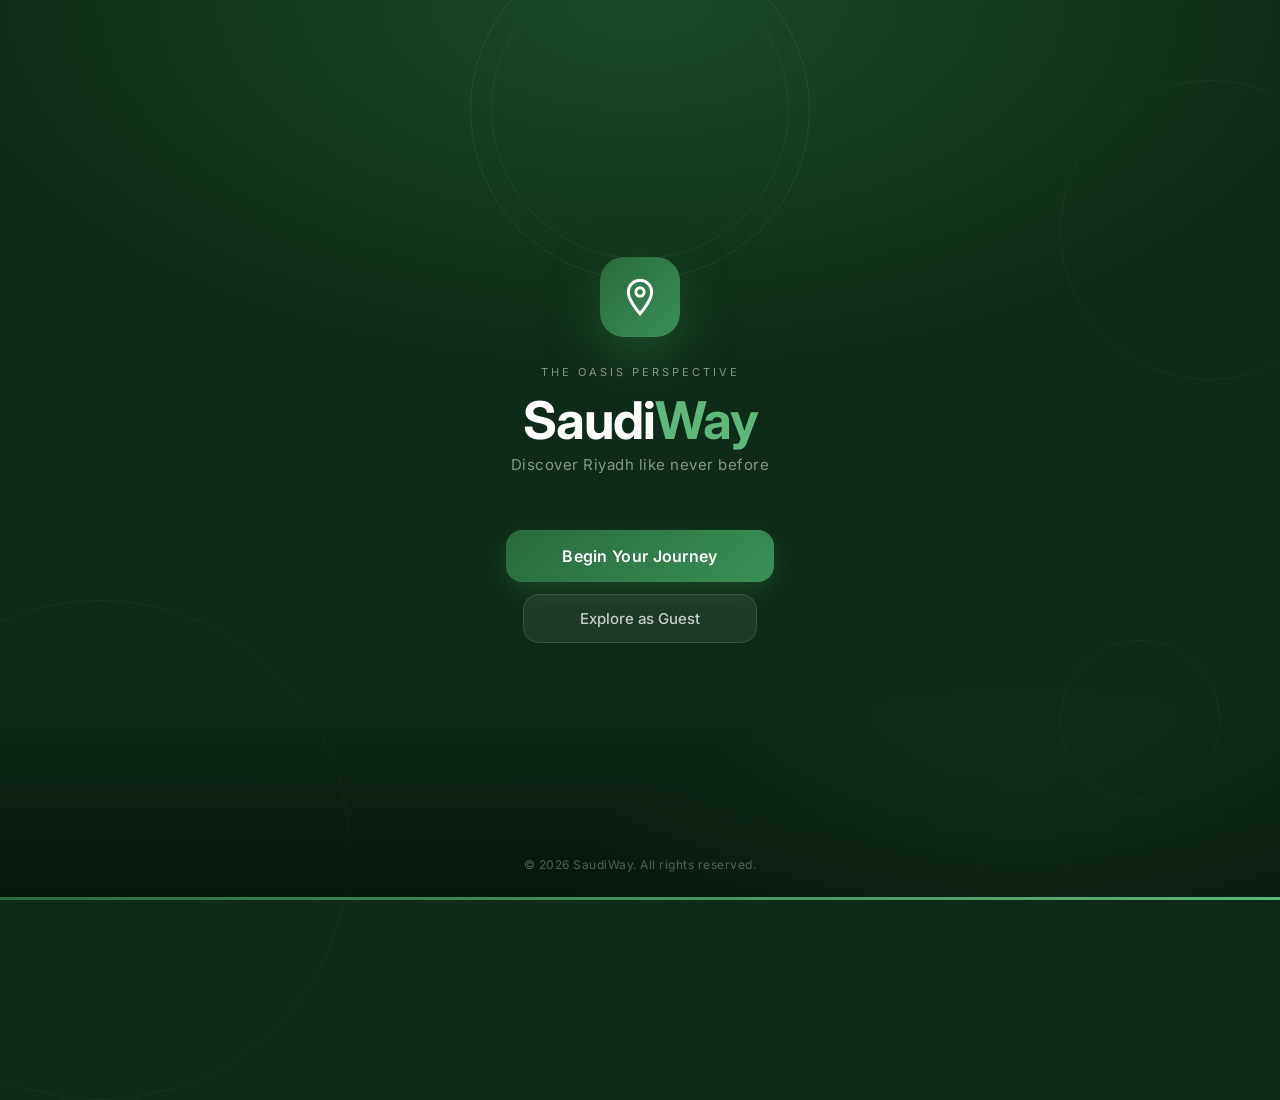
<file: index.html>
<!DOCTYPE html>
<html lang="en">
<head>
  <meta charset="UTF-8"/>
  <meta name="viewport" content="width=device-width,initial-scale=1"/>
  <title>SaudiWay</title>
  <link href="https://fonts.googleapis.com/css2?family=Inter:wght@300;400;500;600;700&display=swap" rel="stylesheet">
  <style>
    *{box-sizing:border-box;margin:0;padding:0}
    body{
      font-family:'Inter',sans-serif;
      background:#0d2b18;
      min-height:100vh;
      display:flex;
      flex-direction:column;
      align-items:center;
      justify-content:center;
      overflow:hidden;
      position:relative;
    }

    /* Background texture */
    .bg-pattern{
      position:absolute;
      inset:0;
      background:
        radial-gradient(ellipse 80% 60% at 50% 0%, rgba(31,95,44,0.6) 0%, transparent 70%),
        radial-gradient(ellipse 60% 40% at 80% 100%, rgba(42,106,63,0.4) 0%, transparent 60%);
    }

    /* Geometric ornament top */
    .ornament{
      position:absolute;
      top:-60px;
      left:50%;
      transform:translateX(-50%);
      width:340px;
      height:340px;
      border:1px solid rgba(255,255,255,0.07);
      border-radius:50%;
    }
    .ornament::before{
      content:'';
      position:absolute;
      inset:20px;
      border:1px solid rgba(255,255,255,0.05);
      border-radius:50%;
    }

    /* Content */
    .content{
      position:relative;
      z-index:2;
      text-align:center;
      animation:fadeUp 1s ease both;
    }

    /* Logo mark */
    .logo-mark{
      width:80px;
      height:80px;
      background:linear-gradient(135deg,#2a6a3f,#3a8f56);
      border-radius:24px;
      display:flex;
      align-items:center;
      justify-content:center;
      margin:0 auto 28px;
      box-shadow:0 20px 50px rgba(42,106,63,0.5);
    }
    .logo-mark svg{width:40px;height:40px;fill:none;stroke:#fff;stroke-width:1.8}

    .tag{
      font-size:11px;
      letter-spacing:3px;
      color:rgba(255,255,255,0.5);
      margin-bottom:16px;
      text-transform:uppercase;
    }

    h1{
      font-size:52px;
      font-weight:700;
      color:#fff;
      letter-spacing:-1px;
      line-height:1;
      margin-bottom:8px;
    }
    h1 span{color:#5db87a}

    .subtitle{
      font-size:15px;
      color:rgba(255,255,255,0.5);
      margin-bottom:56px;
      letter-spacing:0.5px;
    }

    /* Buttons */
    .btn-group{
      display:flex;
      flex-direction:column;
      gap:12px;
      align-items:center;
    }

    .btn-primary{
      background:linear-gradient(135deg,#2a6a3f,#3a8f56);
      color:#fff;
      border:none;
      padding:16px 56px;
      border-radius:16px;
      font-size:16px;
      font-weight:600;
      cursor:pointer;
      text-decoration:none;
      display:inline-block;
      transition:all 0.2s ease;
      box-shadow:0 8px 24px rgba(42,106,63,0.4);
      letter-spacing:0.3px;
    }
    .btn-primary:hover{
      transform:translateY(-2px);
      box-shadow:0 14px 32px rgba(42,106,63,0.5);
    }

    .btn-ghost{
      background:rgba(255,255,255,0.07);
      color:rgba(255,255,255,0.75);
      border:1px solid rgba(255,255,255,0.12);
      padding:14px 56px;
      border-radius:16px;
      font-size:15px;
      font-weight:500;
      cursor:pointer;
      text-decoration:none;
      display:inline-block;
      transition:all 0.2s ease;
    }
    .btn-ghost:hover{
      background:rgba(255,255,255,0.12);
    }

    /* Bottom strip */
    .bottom-strip{
      position:absolute;
      bottom:0;
      left:0;
      right:0;
      height:200px;
      background:linear-gradient(0deg, rgba(0,0,0,0.5) 0%, transparent 100%);
      display:flex;
      align-items:flex-end;
      justify-content:center;
      padding-bottom:28px;
    }
    .bottom-strip p{
      font-size:12px;
      color:rgba(255,255,255,0.3);
      letter-spacing:0.5px;
    }

    /* Decorative circles */
    .circle{
      position:absolute;
      border:1px solid rgba(255,255,255,0.04);
      border-radius:50%;
      pointer-events:none;
    }
    .c1{width:500px;height:500px;bottom:-200px;left:-150px}
    .c2{width:300px;height:300px;top:80px;right:-80px}
    .c3{width:160px;height:160px;bottom:100px;right:60px}

    @keyframes fadeUp{
      from{opacity:0;transform:translateY(30px)}
      to{opacity:1;transform:translateY(0)}
    }

    /* Loading bar */
    .loader{
      position:fixed;
      bottom:0;left:0;right:0;
      height:3px;
      background:rgba(255,255,255,0.1);
    }
    .loader-fill{
      height:100%;
      background:linear-gradient(90deg,#2a6a3f,#5db87a);
      width:0%;
      transition:width 2.5s ease;
    }
  </style>
</head>
<body>

  <div class="bg-pattern"></div>
  <div class="ornament"></div>

  <div class="circle c1"></div>
  <div class="circle c2"></div>
  <div class="circle c3"></div>

  <div class="content">
    <div class="logo-mark">
      <svg viewBox="0 0 24 24">
        <path d="M12 2C8.13 2 5 5.13 5 9c0 5.25 7 13 7 13s7-7.75 7-13c0-3.87-3.13-7-7-7zm0 9.5c-1.38 0-2.5-1.12-2.5-2.5s1.12-2.5 2.5-2.5 2.5 1.12 2.5 2.5-1.12 2.5-2.5 2.5z"/>
      </svg>
    </div>
    <p class="tag">The Oasis Perspective</p>
    <h1>Saudi<span>Way</span></h1>
    <p class="subtitle">Discover Riyadh like never before</p>

    <div class="btn-group">
      <a href="login.html" class="btn-primary">Begin Your Journey</a>
      <a href="home.html" class="btn-ghost">Explore as Guest</a>
    </div>
  </div>

  <div class="bottom-strip">
    <p>© 2026 SaudiWay. All rights reserved.</p>
  </div>

  <div class="loader"><div class="loader-fill" id="lf"></div></div>

  <script>
    // Animate loader bar
    requestAnimationFrame(() => {
      document.getElementById('lf').style.width = '100%';
    });
  </script>
</body>
</html>
</file>
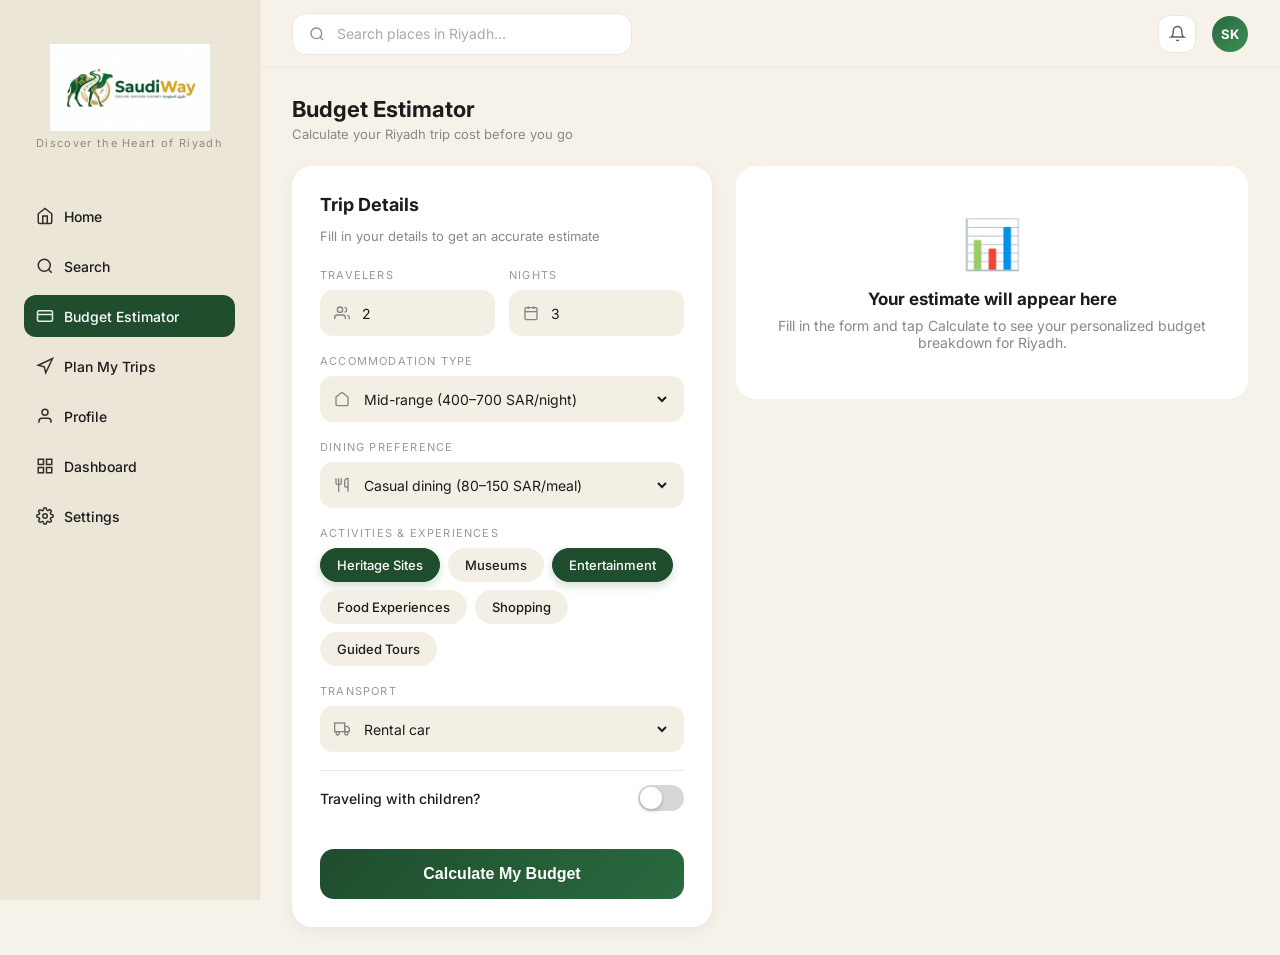
<file: budget.html>
<!DOCTYPE html>
<html lang="en">
<head>
  <meta charset="UTF-8"/>
  <meta name="viewport" content="width=device-width,initial-scale=1"/>
  <title>SaudiWay - Budget Estimator</title>
  <link href="https://fonts.googleapis.com/css2?family=Inter:wght@300;400;500;600;700&display=swap" rel="stylesheet">
  <link rel="stylesheet" href="styles.css"/>
  <style>
    .topbar{
      position:fixed;top:0;left:260px;right:0;height:68px;
      background:#f6f2e9;border-bottom:1px solid #eee8db;
      display:flex;align-items:center;justify-content:space-between;
      padding:0 32px;z-index:999;
    }
    .search-wrap{
      display:flex;align-items:center;background:#fff;
      border:1px solid #eee8db;border-radius:14px;
      padding:0 16px;height:42px;gap:10px;width:340px;
    }
    .search-wrap input{border:none;outline:none;background:transparent;font-size:14px;color:#1c1c1c;width:100%;font-family:'Inter',sans-serif}
    .search-wrap input::placeholder{color:#aaa}
    .search-wrap svg{width:16px;height:16px;opacity:.5;flex-shrink:0}
    .topbar-right{display:flex;align-items:center;gap:16px}
    .icon-btn{width:38px;height:38px;border-radius:12px;background:#fff;border:1px solid #eee8db;display:flex;align-items:center;justify-content:center;cursor:pointer}
    .icon-btn svg{width:17px;height:17px;opacity:.7}
    .avatar-chip{width:36px;height:36px;border-radius:50%;background:linear-gradient(135deg,#2a6a3f,#3a8f56);display:flex;align-items:center;justify-content:center;color:#fff;font-size:13px;font-weight:700}
    .main{margin-top:68px}

    /* layout */
    .budget-layout{display:grid;grid-template-columns:420px 1fr;gap:24px;align-items:start}

    /* Form card */
    .form-card{background:#fff;border-radius:20px;padding:28px;box-shadow:0 4px 16px rgba(0,0,0,0.05)}
    .form-card h2{font-size:18px;font-weight:700;margin:0 0 4px}
    .form-card .sub{font-size:13px;color:#888;margin-bottom:24px}

    .field{margin-bottom:18px}
    .field label{display:block;font-size:11px;letter-spacing:1.2px;color:#999;margin-bottom:8px;text-transform:uppercase}
    .field .inp{
      display:flex;align-items:center;gap:10px;
      background:#f4efe4;border-radius:13px;padding:0 14px;height:46px;
    }
    .field .inp svg{width:16px;height:16px;opacity:.5;flex-shrink:0}
    .field .inp input,.field .inp select{
      border:none;outline:none;background:transparent;
      width:100%;font-size:14px;font-family:'Inter',sans-serif;color:#1c1c1c;
    }
    .field .inp select option{background:#fff}

    .row-2{display:grid;grid-template-columns:1fr 1fr;gap:14px}

    /* Chips */
    .chip-group{display:flex;flex-wrap:wrap;gap:8px}
    .chip{
      padding:8px 16px;border-radius:999px;
      background:#f4efe4;font-size:13px;font-weight:500;
      cursor:pointer;transition:all 0.15s;border:1.5px solid transparent;
    }
    .chip:hover{background:#e8e1d2}
    .chip.active{background:#1f4d2e;color:#fff;border-color:#1f4d2e}

    .toggle-row{
      display:flex;align-items:center;justify-content:space-between;
      padding:14px 0;border-top:1px solid #f0ebe0;
    }
    .toggle-row span{font-size:14px;font-weight:500}
    .tog{
      width:46px;height:26px;background:#d7d7d7;border-radius:999px;
      position:relative;cursor:pointer;transition:background 0.2s;
    }
    .tog::after{
      content:'';width:22px;height:22px;background:#fff;border-radius:50%;
      position:absolute;top:2px;left:2px;transition:left 0.2s;
      box-shadow:0 2px 4px rgba(0,0,0,0.2);
    }
    .tog.on{background:#1f4d2e}
    .tog.on::after{left:22px}

    .calc-btn{
      width:100%;height:50px;border:none;border-radius:14px;
      background:linear-gradient(135deg,#1f4d2e,#2a6a3f);
      color:#fff;font-size:16px;font-weight:700;cursor:pointer;
      margin-top:8px;transition:all 0.2s;
    }
    .calc-btn:hover{transform:translateY(-2px);box-shadow:0 10px 24px rgba(31,77,46,0.3)}
    .calc-btn:active{transform:translateY(0)}

    /* Result panel */
    .result-panel{display:none}
    .result-panel.show{display:block}

    .total-card{
      background:linear-gradient(135deg,#1f4d2e,#2a6a3f);
      border-radius:20px;padding:28px;color:#fff;margin-bottom:18px;
    }
    .total-card .tc-label{font-size:11px;letter-spacing:2px;opacity:.7;margin-bottom:8px}
    .total-card .tc-amount{font-size:48px;font-weight:800;letter-spacing:-1px;line-height:1}
    .total-card .tc-sub{font-size:14px;opacity:.7;margin-top:8px}
    .total-card .tc-range{
      display:flex;gap:16px;margin-top:20px;padding-top:20px;border-top:1px solid rgba(255,255,255,.15);
    }
    .tc-range div{flex:1;background:rgba(255,255,255,.1);border-radius:12px;padding:12px}
    .tc-range .r-label{font-size:10px;letter-spacing:1px;opacity:.7;margin-bottom:4px}
    .tc-range .r-val{font-size:18px;font-weight:700}

    .breakdown-card{background:#fff;border-radius:20px;padding:24px;margin-bottom:18px}
    .breakdown-card h3{font-size:16px;font-weight:700;margin:0 0 18px}
    .brow-item{margin-bottom:16px}
    .brow-top{display:flex;justify-content:space-between;margin-bottom:6px}
    .brow-top span{font-size:14px}
    .brow-top strong{font-weight:700;color:#1f4d2e}
    .bar-track{height:8px;background:#f0ebe0;border-radius:999px;overflow:hidden}
    .bar-fill{height:100%;background:linear-gradient(90deg,#1f4d2e,#2a6a3f);border-radius:999px;transition:width 0.6s ease}

    .tips-card{background:#f9f5ed;border-radius:20px;padding:22px}
    .tips-card h3{font-size:15px;font-weight:700;margin:0 0 14px;display:flex;align-items:center;gap:8px}
    .tip-item{
      display:flex;align-items:flex-start;gap:10px;
      padding:10px 0;border-bottom:1px solid #eee8db;font-size:13px;color:#555;
    }
    .tip-item:last-child{border-bottom:none}
    .tip-item .tip-ico{width:28px;height:28px;border-radius:8px;background:#e8f0ea;display:flex;align-items:center;justify-content:center;flex-shrink:0;font-size:14px}

    /* placeholder when no result */
    .empty-state{
      background:#fff;border-radius:20px;padding:48px 28px;
      text-align:center;
    }
    .empty-state .es-ico{font-size:48px;margin-bottom:16px}
    .empty-state h3{font-size:17px;font-weight:700;margin:0 0 8px}
    .empty-state p{font-size:14px;color:#888;margin:0}
  </style>
</head>
<body>
<div class="app">

  <!-- Sidebar -->
  <aside class="sidebar">
    <div>
       <div class="brand">
  <img src="SaudiWay logo.png" class="brand-logo" alt="SaudiWay Logo"/>
  
  <div class="tag">Discover the Heart of Riyadh</div>
</div>
      <nav class="nav">
        <a href="home.html" class="menu-item">
          <svg viewBox="0 0 24 24" fill="none" stroke="currentColor" stroke-width="2"><path d="M3 9l9-7 9 7v11a2 2 0 0 1-2 2H5a2 2 0 0 1-2-2z"/><polyline points="9 22 9 12 15 12 15 22"/></svg>
          Home
        </a>
        <a href="search.html" class="menu-item">
          <svg viewBox="0 0 24 24" fill="none" stroke="currentColor" stroke-width="2"><circle cx="11" cy="11" r="8"/><line x1="21" y1="21" x2="16.65" y2="16.65"/></svg>
          Search
        </a>
        <a href="budget.html" class="menu-item active">
          <svg viewBox="0 0 24 24" fill="none" stroke="currentColor" stroke-width="2"><rect x="2" y="5" width="20" height="14" rx="2"/><line x1="2" y1="10" x2="22" y2="10"/></svg>
          Budget Estimator
        </a>
        <a href="planner.html" class="menu-item">
          <svg viewBox="0 0 24 24" fill="none" stroke="currentColor" stroke-width="2"><polygon points="3 11 22 2 13 21 11 13 3 11"/></svg>
          Plan My Trips
        </a>
        <a href="profile.html" class="menu-item">
          <svg viewBox="0 0 24 24" fill="none" stroke="currentColor" stroke-width="2"><path d="M20 21v-2a4 4 0 0 0-4-4H8a4 4 0 0 0-4 4v2"/><circle cx="12" cy="7" r="4"/></svg>
          Profile
        </a>
        <a href="dashboard.html" class="menu-item">
          <svg viewBox="0 0 24 24" fill="none" stroke="currentColor" stroke-width="2"><rect x="3" y="3" width="7" height="7"/><rect x="14" y="3" width="7" height="7"/><rect x="3" y="14" width="7" height="7"/><rect x="14" y="14" width="7" height="7"/></svg>
          Dashboard
        </a>
        <a href="setting.html" class="menu-item">
          <svg viewBox="0 0 24 24" fill="none" stroke="currentColor" stroke-width="2"><circle cx="12" cy="12" r="3"/><path d="M19.4 15a1.65 1.65 0 0 0 .33 1.82l.06.06a2 2 0 0 1-2.83 2.83l-.06-.06a1.65 1.65 0 0 0-1.82-.33 1.65 1.65 0 0 0-1 1.51V21a2 2 0 0 1-4 0v-.09A1.65 1.65 0 0 0 9 19.4a1.65 1.65 0 0 0-1.82.33l-.06.06a2 2 0 0 1-2.83-2.83l.06-.06A1.65 1.65 0 0 0 4.68 15a1.65 1.65 0 0 0-1.51-1H3a2 2 0 0 1 0-4h.09A1.65 1.65 0 0 0 4.6 9a1.65 1.65 0 0 0-.33-1.82l-.06-.06a2 2 0 0 1 2.83-2.83l.06.06A1.65 1.65 0 0 0 9 4.68a1.65 1.65 0 0 0 1-1.51V3a2 2 0 0 1 4 0v.09a1.65 1.65 0 0 0 1 1.51 1.65 1.65 0 0 0 1.82-.33l.06-.06a2 2 0 0 1 2.83 2.83l-.06.06A1.65 1.65 0 0 0 19.4 9a1.65 1.65 0 0 0 1.51 1H21a2 2 0 0 1 0 4h-.09a1.65 1.65 0 0 0-1.51 1z"/></svg>
          Settings
        </a>
      </nav>
    </div>
  </aside>

  <!-- Fixed Top Search Bar -->
  <div class="topbar">
    <div class="search-wrap">
      <svg viewBox="0 0 24 24" fill="none" stroke="currentColor" stroke-width="2"><circle cx="11" cy="11" r="8"/><line x1="21" y1="21" x2="16.65" y2="16.65"/></svg>
      <input type="text" placeholder="Search places in Riyadh..."/>
    </div>
    <div class="topbar-right">
      <div class="icon-btn">
        <svg viewBox="0 0 24 24" fill="none" stroke="currentColor" stroke-width="2"><path d="M18 8A6 6 0 0 0 6 8c0 7-3 9-3 9h18s-3-2-3-9"/><path d="M13.73 21a2 2 0 0 1-3.46 0"/></svg>
      </div>
      <div class="avatar-chip">SK</div>
    </div>
  </div>

  <!-- Main -->
  <main class="main" style="padding:28px 32px">
    <div style="margin-bottom:24px">
      <h1 style="font-size:22px;margin:0 0 4px">Budget Estimator</h1>
      <p style="color:#888;font-size:13px;margin:0">Calculate your Riyadh trip cost before you go</p>
    </div>

    <div class="budget-layout">

      <!-- Form -->
      <div class="form-card">
        <h2>Trip Details</h2>
        <p class="sub">Fill in your details to get an accurate estimate</p>

        <div class="row-2">
          <div class="field">
            <label>Travelers</label>
            <div class="inp">
              <svg viewBox="0 0 24 24" fill="none" stroke="currentColor" stroke-width="2"><path d="M17 21v-2a4 4 0 0 0-4-4H5a4 4 0 0 0-4 4v2"/><circle cx="9" cy="7" r="4"/><path d="M23 21v-2a4 4 0 0 0-3-3.87"/><path d="M16 3.13a4 4 0 0 1 0 7.75"/></svg>
              <input type="number" id="travelers" value="2" min="1" max="20"/>
            </div>
          </div>
          <div class="field">
            <label>Nights</label>
            <div class="inp">
              <svg viewBox="0 0 24 24" fill="none" stroke="currentColor" stroke-width="2"><rect x="3" y="4" width="18" height="18" rx="2" ry="2"/><line x1="16" y1="2" x2="16" y2="6"/><line x1="8" y1="2" x2="8" y2="6"/><line x1="3" y1="10" x2="21" y2="10"/></svg>
              <input type="number" id="nights" value="3" min="1" max="30"/>
            </div>
          </div>
        </div>

        <div class="field">
          <label>Accommodation Type</label>
          <div class="inp">
            <svg viewBox="0 0 24 24" fill="none" stroke="currentColor" stroke-width="2"><path d="M3 9l9-7 9 7v11a2 2 0 0 1-2 2H5a2 2 0 0 1-2-2z"/></svg>
            <select id="hotel">
              <option value="budget">Budget (150–250 SAR/night)</option>
              <option value="mid" selected>Mid-range (400–700 SAR/night)</option>
              <option value="luxury">Luxury (1000–3000 SAR/night)</option>
            </select>
          </div>
        </div>

        <div class="field">
          <label>Dining Preference</label>
          <div class="inp">
            <svg viewBox="0 0 24 24" fill="none" stroke="currentColor" stroke-width="2"><path d="M3 2v7c0 1.1.9 2 2 2h4a2 2 0 0 0 2-2V2"/><path d="M7 2v20"/><path d="M21 15V2v0a5 5 0 0 0-5 5v6c0 1.1.9 2 2 2h3zm0 0v7"/></svg>
            <select id="dining">
              <option value="cheap">Cheap eats (30–60 SAR/meal)</option>
              <option value="mid" selected>Casual dining (80–150 SAR/meal)</option>
              <option value="fine">Fine dining (200–400 SAR/meal)</option>
            </select>
          </div>
        </div>

        <div class="field">
          <label>Activities & Experiences</label>
          <div class="chip-group" id="actChips">
            <div class="chip active" data-val="heritage">Heritage Sites</div>
            <div class="chip" data-val="museums">Museums</div>
            <div class="chip active" data-val="entertainment">Entertainment</div>
            <div class="chip" data-val="dining-exp">Food Experiences</div>
            <div class="chip" data-val="shopping">Shopping</div>
            <div class="chip" data-val="tours">Guided Tours</div>
          </div>
        </div>

        <div class="field">
          <label>Transport</label>
          <div class="inp">
            <svg viewBox="0 0 24 24" fill="none" stroke="currentColor" stroke-width="2"><rect x="1" y="3" width="15" height="13"/><polygon points="16 8 20 8 23 11 23 16 16 16 16 8"/><circle cx="5.5" cy="18.5" r="2.5"/><circle cx="18.5" cy="18.5" r="2.5"/></svg>
            <select id="transport">
              <option value="uber">Uber/Taxi only</option>
              <option value="rental" selected>Rental car</option>
              <option value="mix">Mix of both</option>
            </select>
          </div>
        </div>

        <div class="toggle-row">
          <span>Traveling with children?</span>
          <div class="tog" id="kidsTog" onclick="this.classList.toggle('on')"></div>
        </div>

        <button class="calc-btn" onclick="calculate()">Calculate My Budget</button>
      </div>

      <!-- Result -->
      <div>
        <div class="result-panel" id="resultPanel">
          <!-- Total -->
          <div class="total-card">
            <div class="tc-label">ESTIMATED TOTAL</div>
            <div class="tc-amount" id="totalAmt">0 SAR</div>
            <div class="tc-sub" id="totalSub">for 2 travelers, 3 nights</div>
            <div class="tc-range">
              <div><div class="r-label">MIN</div><div class="r-val" id="minAmt">—</div></div>
              <div><div class="r-label">MAX</div><div class="r-val" id="maxAmt">—</div></div>
              <div><div class="r-label">PER PERSON</div><div class="r-val" id="perPerson">—</div></div>
            </div>
          </div>

          <!-- Breakdown -->
          <div class="breakdown-card">
            <h3>Cost Breakdown</h3>
            <div class="brow-item">
              <div class="brow-top"><span>🏨 Accommodation</span><strong id="hotelCost">—</strong></div>
              <div class="bar-track"><div class="bar-fill" id="hotelBar" style="width:0%"></div></div>
            </div>
            <div class="brow-item">
              <div class="brow-top"><span>🍽️ Dining</span><strong id="diningCost">—</strong></div>
              <div class="bar-track"><div class="bar-fill" id="diningBar" style="width:0%"></div></div>
            </div>
            <div class="brow-item">
              <div class="brow-top"><span>🎭 Activities</span><strong id="actCost">—</strong></div>
              <div class="bar-track"><div class="bar-fill" id="actBar" style="width:0%"></div></div>
            </div>
            <div class="brow-item">
              <div class="brow-top"><span>🚗 Transport</span><strong id="transCost">—</strong></div>
              <div class="bar-track"><div class="bar-fill" id="transBar" style="width:0%"></div></div>
            </div>
          </div>

          <!-- Tips -->
          <div class="tips-card">
            <h3>💡 Smart Tips</h3>
            <div class="tip-item"><div class="tip-ico">📅</div><span>Book hotels at least 2 weeks early to save 10–20% in Riyadh.</span></div>
            <div class="tip-item"><div class="tip-ico">🕌</div><span>Most heritage sites like Al-Diriyah and the National Museum are free or very affordable.</span></div>
            <div class="tip-item"><div class="tip-ico">🚗</div><span>Renting a car gives you more flexibility, especially outside the city center.</span></div>
            <div class="tip-item"><div class="tip-ico">🌙</div><span>Many Riyadh attractions are best visited in the evening after 7PM when it's cooler.</span></div>
          </div>
        </div>

        <!-- Empty state -->
        <div class="empty-state" id="emptyState">
          <div class="es-ico">📊</div>
          <h3>Your estimate will appear here</h3>
          <p>Fill in the form and tap Calculate to see your personalized budget breakdown for Riyadh.</p>
        </div>
      </div>

    </div>
  </main>
</div>

<script>
// Chip toggle
document.querySelectorAll('#actChips .chip').forEach(chip=>{
  chip.addEventListener('click', ()=>chip.classList.toggle('active'));
});

function fmt(n){ return n.toLocaleString('en-SA') + ' SAR'; }

function calculate(){
  const travelers = parseInt(document.getElementById('travelers').value) || 2;
  const nights = parseInt(document.getElementById('nights').value) || 3;
  const hotel = document.getElementById('hotel').value;
  const dining = document.getElementById('dining').value;
  const transport = document.getElementById('transport').value;
  const hasKids = document.getElementById('kidsTog').classList.contains('on');
  const actCount = document.querySelectorAll('#actChips .chip.active').length;

  // Hotel costs per night
  const hotelRates = { budget:[150,250], mid:[400,700], luxury:[1000,3000] };
  const [hMin, hMax] = hotelRates[hotel];
  const hotelMid = Math.round((hMin+hMax)/2);
  const hotelTotal = hotelMid * nights;

  // Dining per person per day (3 meals)
  const diningRates = { cheap:[90,180], mid:[240,450], fine:[600,1200] };
  const [dMin, dMax] = diningRates[dining];
  const diningMid = Math.round((dMin+dMax)/2);
  const diningTotal = diningMid * travelers * nights;

  // Activities per person per day (rough estimate)
  const actPerDay = actCount * 60 * travelers;
  const actTotal = actPerDay * nights;

  // Transport
  const transRates = { uber:80*nights, rental:200*nights, mix:140*nights };
  const transTotal = transRates[transport];

  // Kids markup
  const kidsMult = (hasKids && travelers >= 2) ? 1.1 : 1;

  const total = Math.round((hotelTotal + diningTotal + actTotal + transTotal) * kidsMult);
  const minTotal = Math.round(total * 0.8);
  const maxTotal = Math.round(total * 1.25);

  // Update UI
  document.getElementById('totalAmt').textContent = fmt(total);
  document.getElementById('totalSub').textContent = `for ${travelers} traveler${travelers>1?'s':''}, ${nights} night${nights>1?'s':''}`;
  document.getElementById('minAmt').textContent = fmt(minTotal);
  document.getElementById('maxAmt').textContent = fmt(maxTotal);
  document.getElementById('perPerson').textContent = fmt(Math.round(total/travelers));

  document.getElementById('hotelCost').textContent = fmt(hotelTotal);
  document.getElementById('diningCost').textContent = fmt(diningTotal);
  document.getElementById('actCost').textContent = fmt(actTotal);
  document.getElementById('transCost').textContent = fmt(transTotal);

  // Bars
  const maxVal = Math.max(hotelTotal, diningTotal, actTotal, transTotal);
  document.getElementById('hotelBar').style.width = (hotelTotal/maxVal*100)+'%';
  document.getElementById('diningBar').style.width = (diningTotal/maxVal*100)+'%';
  document.getElementById('actBar').style.width = (actTotal/maxVal*100)+'%';
  document.getElementById('transBar').style.width = (transTotal/maxVal*100)+'%';

  document.getElementById('resultPanel').classList.add('show');
  document.getElementById('emptyState').style.display = 'none';
}
</script>
</body>
</html>
</file>
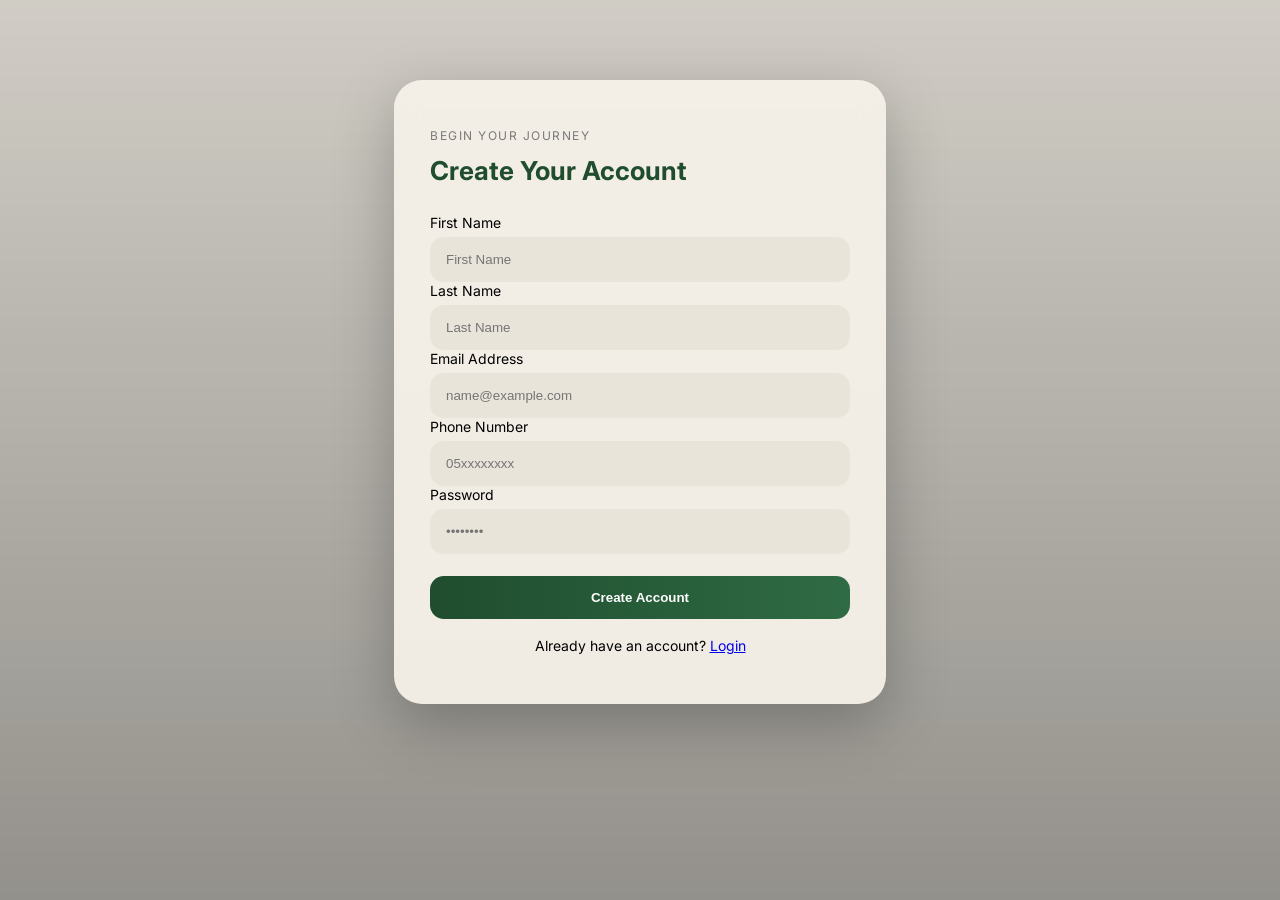
<file: register.html>
<!DOCTYPE html>
<html>
<head>
  <meta charset="UTF-8">
  <meta name="viewport" content="width=device-width, initial-scale=1">
  <title>SaudiWay - Register</title>

  <link rel="stylesheet" href="login.css">
  <link href="https://fonts.googleapis.com/css2?family=Inter:wght@400;500;600&display=swap" rel="stylesheet">
</head>

<body>

<div class="page">

  <div class="bg"></div>

  <div class="card fade-up">

    <p class="tag">BEGIN YOUR JOURNEY</p>
    <h1>Create Your Account</h1>

    <form action="register.php" method="POST">

      <label>First Name</label>
      <div class="input">
        <input type="text" name="first_name" placeholder="First Name" required>
      </div>

      <label>Last Name</label>
      <div class="input">
        <input type="text" name="last_name" placeholder="Last Name" required>
      </div>

      <label>Email Address</label>
      <div class="input">
        <input type="email" name="email" placeholder="name@example.com" required>
      </div>

      <label>Phone Number</label>
      <div class="input">
        <input type="tel" name="phone" placeholder="05xxxxxxxx" required>
      </div>

      <label>Password</label>
      <div class="input">
        <input type="password" name="password" placeholder="••••••••" required>
      </div>

      <button type="submit" class="btn-primary">
        Create Account
      </button>

    </form>

    <p class="bottom">
      Already have an account?
      <a href="login.html">Login</a>
    </p>

  </div>

</div>

</body>
</html>
</file>
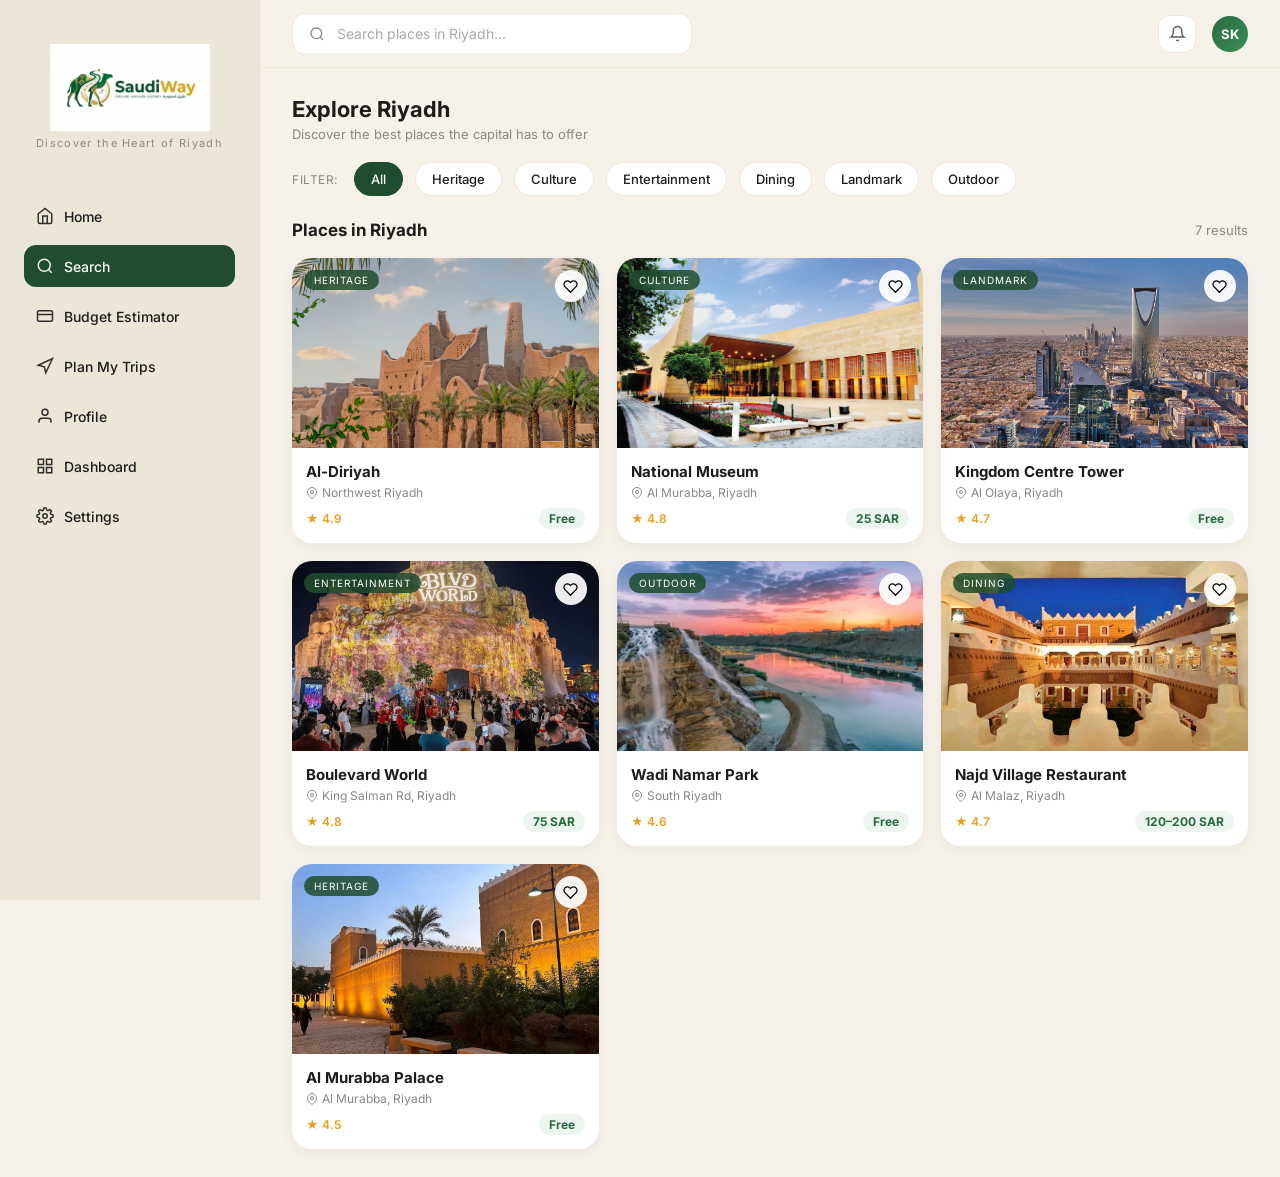
<file: search.html>
<!DOCTYPE html>
<html lang="en">
<head>
  <meta charset="UTF-8"/>
  <meta name="viewport" content="width=device-width,initial-scale=1"/>
  <title>SaudiWay - Search</title>
  <link href="https://fonts.googleapis.com/css2?family=Inter:wght@300;400;500;600;700&display=swap" rel="stylesheet">
  <link rel="stylesheet" href="styles.css"/>
  <style>
    .topbar{
      position:fixed;top:0;left:260px;right:0;height:68px;
      background:#f6f2e9;border-bottom:1px solid #eee8db;
      display:flex;align-items:center;justify-content:space-between;
      padding:0 32px;z-index:999;
    }
    .search-wrap{
      display:flex;align-items:center;background:#fff;
      border:1px solid #eee8db;border-radius:14px;
      padding:0 16px;height:42px;gap:10px;width:400px;
    }
    .search-wrap input{border:none;outline:none;background:transparent;font-size:14px;color:#1c1c1c;width:100%;font-family:'Inter',sans-serif}
    .search-wrap input::placeholder{color:#aaa}
    .search-wrap svg{width:16px;height:16px;opacity:.5;flex-shrink:0}
    .topbar-right{display:flex;align-items:center;gap:16px}
    .icon-btn{width:38px;height:38px;border-radius:12px;background:#fff;border:1px solid #eee8db;display:flex;align-items:center;justify-content:center;cursor:pointer}
    .icon-btn svg{width:17px;height:17px;opacity:.7}
    .avatar-chip{width:36px;height:36px;border-radius:50%;background:linear-gradient(135deg,#2a6a3f,#3a8f56);display:flex;align-items:center;justify-content:center;color:#fff;font-size:13px;font-weight:700}
    .main{margin-top:68px}

    /* Filters */
    .filter-bar{
      display:flex;align-items:center;gap:12px;
      margin-bottom:24px;flex-wrap:wrap;
    }
    .filter-label{font-size:12px;color:#888;letter-spacing:.5px;margin-right:4px}
    .filter-chip{
      padding:8px 16px;border-radius:999px;
      border:1px solid #eee8db;background:#fff;
      font-size:13px;font-weight:500;cursor:pointer;
      transition:all 0.15s;
    }
    .filter-chip:hover{border-color:#2a6a3f}
    .filter-chip.active{background:#1f4d2e;color:#fff;border-color:#1f4d2e}

    /* Results count */
    .results-header{display:flex;align-items:center;justify-content:space-between;margin-bottom:18px}
    .results-header h2{font-size:17px;font-weight:700;margin:0}
    .results-header span{font-size:13px;color:#888}

    /* Grid */
    .results-grid{display:grid;grid-template-columns:repeat(3,1fr);gap:18px}
    .place-card{
      background:#fff;border-radius:20px;overflow:hidden;
      box-shadow:0 4px 16px rgba(0,0,0,0.05);
      cursor:pointer;transition:all 0.2s;
      text-decoration:none;color:inherit;display:block;
    }
    .place-card:hover{transform:translateY(-4px);box-shadow:0 12px 28px rgba(0,0,0,0.1)}
    .place-img{height:190px;position:relative;overflow:hidden;background:#e8e2d8}
    .place-img img{width:100%;height:100%;object-fit:cover;display:block;transition:transform 0.3s}
    .place-card:hover .place-img img{transform:scale(1.05)}
    .cat-tag{
      position:absolute;top:12px;left:12px;
      background:rgba(31,77,46,0.85);color:#fff;
      font-size:10px;letter-spacing:1px;padding:4px 10px;border-radius:999px;
    }
    .fav-btn{
      position:absolute;top:12px;right:12px;
      width:32px;height:32px;background:rgba(255,255,255,0.92);
      border-radius:50%;display:flex;align-items:center;justify-content:center;
      border:none;cursor:pointer;
    }
    .fav-btn svg{width:15px;height:15px}
    .fav-btn.saved svg{fill:#e53e3e;stroke:#e53e3e}
    .place-body{padding:14px}
    .place-body h3{font-size:15px;font-weight:700;margin:0 0 4px}
    .loc{font-size:12px;color:#888;display:flex;align-items:center;gap:4px;margin-bottom:8px}
    .loc svg{width:12px;height:12px}
    .place-meta{display:flex;align-items:center;justify-content:space-between}
    .stars{font-size:12px;color:#e8a020;font-weight:600}
    .price-tag{font-size:12px;color:#2a6a3f;font-weight:700;background:#edf6ee;padding:3px 10px;border-radius:999px}
  </style>
</head>
<body>
<div class="app">

  <!-- Sidebar -->
  <aside class="sidebar">
    <div>
       <div class="brand">
  <img src="SaudiWay logo.png" class="brand-logo" alt="SaudiWay Logo"/>
  
  <div class="tag">Discover the Heart of Riyadh</div>
</div>
      <nav class="nav">
        <a href="home.html" class="menu-item">
          <svg viewBox="0 0 24 24" fill="none" stroke="currentColor" stroke-width="2"><path d="M3 9l9-7 9 7v11a2 2 0 0 1-2 2H5a2 2 0 0 1-2-2z"/><polyline points="9 22 9 12 15 12 15 22"/></svg>
          Home
        </a>
        <a href="search.html" class="menu-item active">
          <svg viewBox="0 0 24 24" fill="none" stroke="currentColor" stroke-width="2"><circle cx="11" cy="11" r="8"/><line x1="21" y1="21" x2="16.65" y2="16.65"/></svg>
          Search
        </a>
        <a href="budget.html" class="menu-item">
          <svg viewBox="0 0 24 24" fill="none" stroke="currentColor" stroke-width="2"><rect x="2" y="5" width="20" height="14" rx="2"/><line x1="2" y1="10" x2="22" y2="10"/></svg>
          Budget Estimator
        </a>
        <a href="planner.html" class="menu-item">
          <svg viewBox="0 0 24 24" fill="none" stroke="currentColor" stroke-width="2"><polygon points="3 11 22 2 13 21 11 13 3 11"/></svg>
          Plan My Trips
        </a>
        <a href="profile.html" class="menu-item">
          <svg viewBox="0 0 24 24" fill="none" stroke="currentColor" stroke-width="2"><path d="M20 21v-2a4 4 0 0 0-4-4H8a4 4 0 0 0-4 4v2"/><circle cx="12" cy="7" r="4"/></svg>
          Profile
        </a>
        <a href="dashboard.html" class="menu-item">
          <svg viewBox="0 0 24 24" fill="none" stroke="currentColor" stroke-width="2"><rect x="3" y="3" width="7" height="7"/><rect x="14" y="3" width="7" height="7"/><rect x="3" y="14" width="7" height="7"/><rect x="14" y="14" width="7" height="7"/></svg>
          Dashboard
        </a>
        <a href="setting.html" class="menu-item">
          <svg viewBox="0 0 24 24" fill="none" stroke="currentColor" stroke-width="2"><circle cx="12" cy="12" r="3"/><path d="M19.4 15a1.65 1.65 0 0 0 .33 1.82l.06.06a2 2 0 0 1-2.83 2.83l-.06-.06a1.65 1.65 0 0 0-1.82-.33 1.65 1.65 0 0 0-1 1.51V21a2 2 0 0 1-4 0v-.09A1.65 1.65 0 0 0 9 19.4a1.65 1.65 0 0 0-1.82.33l-.06.06a2 2 0 0 1-2.83-2.83l.06-.06A1.65 1.65 0 0 0 4.68 15a1.65 1.65 0 0 0-1.51-1H3a2 2 0 0 1 0-4h.09A1.65 1.65 0 0 0 4.6 9a1.65 1.65 0 0 0-.33-1.82l-.06-.06a2 2 0 0 1 2.83-2.83l.06.06A1.65 1.65 0 0 0 9 4.68a1.65 1.65 0 0 0 1-1.51V3a2 2 0 0 1 4 0v.09a1.65 1.65 0 0 0 1 1.51 1.65 1.65 0 0 0 1.82-.33l.06-.06a2 2 0 0 1 2.83 2.83l-.06.06A1.65 1.65 0 0 0 19.4 9a1.65 1.65 0 0 0 1.51 1H21a2 2 0 0 1 0 4h-.09a1.65 1.65 0 0 0-1.51 1z"/></svg>
          Settings
        </a>
      </nav>
    </div>
  </aside>

  <!-- Fixed Top Search Bar -->
  <div class="topbar">
    <div class="search-wrap">
      <svg viewBox="0 0 24 24" fill="none" stroke="currentColor" stroke-width="2"><circle cx="11" cy="11" r="8"/><line x1="21" y1="21" x2="16.65" y2="16.65"/></svg>
      <input type="text" id="searchInput" placeholder="Search places in Riyadh..." oninput="filterPlaces()"/>
    </div>
    <div class="topbar-right">
      <div class="icon-btn">
        <svg viewBox="0 0 24 24" fill="none" stroke="currentColor" stroke-width="2"><path d="M18 8A6 6 0 0 0 6 8c0 7-3 9-3 9h18s-3-2-3-9"/><path d="M13.73 21a2 2 0 0 1-3.46 0"/></svg>
      </div>
      <div class="avatar-chip">SK</div>
    </div>
  </div>

  <!-- Main -->
  <main class="main" style="padding:28px 32px">

    <div style="margin-bottom:20px">
      <h1 style="font-size:22px;margin:0 0 4px">Explore Riyadh</h1>
      <p style="color:#888;font-size:13px;margin:0">Discover the best places the capital has to offer</p>
    </div>

    <!-- Filter bar -->
    <div class="filter-bar">
      <span class="filter-label">FILTER:</span>
      <div class="filter-chip active" onclick="filterCat(this,'all')">All</div>
      <div class="filter-chip" onclick="filterCat(this,'heritage')">Heritage</div>
      <div class="filter-chip" onclick="filterCat(this,'culture')">Culture</div>
      <div class="filter-chip" onclick="filterCat(this,'entertainment')">Entertainment</div>
      <div class="filter-chip" onclick="filterCat(this,'dining')">Dining</div>
      <div class="filter-chip" onclick="filterCat(this,'landmark')">Landmark</div>
      <div class="filter-chip" onclick="filterCat(this,'outdoor')">Outdoor</div>
    </div>

    <!-- Results header -->
    <div class="results-header">
      <h2>Places in Riyadh</h2>
      <span id="count">7 results</span>
    </div>

    <!-- Results grid -->
    <div class="results-grid" id="grid">

      <a href="place.html?id=1" class="place-card" data-cat="heritage" data-name="al-diriyah">
        <div class="place-img">
          <img src="Al Diriyah.png" alt="Al-Diriyah" onerror="this.parentElement.style.background='#c5d9c9'"/>
          <span class="cat-tag">HERITAGE</span>
          <button class="fav-btn" onclick="event.preventDefault();this.classList.toggle('saved')">
            <svg viewBox="0 0 24 24" fill="none" stroke="currentColor" stroke-width="2"><path d="M20.84 4.61a5.5 5.5 0 0 0-7.78 0L12 5.67l-1.06-1.06a5.5 5.5 0 0 0-7.78 7.78l1.06 1.06L12 21.23l7.78-7.78 1.06-1.06a5.5 5.5 0 0 0 0-7.78z"/></svg>
          </button>
        </div>
        <div class="place-body">
          <h3>Al-Diriyah</h3>
          <div class="loc"><svg viewBox="0 0 24 24" fill="none" stroke="currentColor" stroke-width="2"><path d="M21 10c0 7-9 13-9 13s-9-6-9-13a9 9 0 0 1 18 0z"/><circle cx="12" cy="10" r="3"/></svg>Northwest Riyadh</div>
          <div class="place-meta"><span class="stars">★ 4.9</span><span class="price-tag">Free</span></div>
        </div>
      </a>

      <a href="place.html?id=2" class="place-card" data-cat="culture" data-name="national museum">
        <div class="place-img">
          <img src="National Museum.png" alt="National Museum" onerror="this.parentElement.style.background='#c5d9c9'"/>
          <span class="cat-tag">CULTURE</span>
          <button class="fav-btn" onclick="event.preventDefault();this.classList.toggle('saved')">
            <svg viewBox="0 0 24 24" fill="none" stroke="currentColor" stroke-width="2"><path d="M20.84 4.61a5.5 5.5 0 0 0-7.78 0L12 5.67l-1.06-1.06a5.5 5.5 0 0 0-7.78 7.78l1.06 1.06L12 21.23l7.78-7.78 1.06-1.06a5.5 5.5 0 0 0 0-7.78z"/></svg>
          </button>
        </div>
        <div class="place-body">
          <h3>National Museum</h3>
          <div class="loc"><svg viewBox="0 0 24 24" fill="none" stroke="currentColor" stroke-width="2"><path d="M21 10c0 7-9 13-9 13s-9-6-9-13a9 9 0 0 1 18 0z"/><circle cx="12" cy="10" r="3"/></svg>Al Murabba, Riyadh</div>
          <div class="place-meta"><span class="stars">★ 4.8</span><span class="price-tag">25 SAR</span></div>
        </div>
      </a>

      <a href="place.html?id=3" class="place-card" data-cat="landmark" data-name="kingdom centre tower">
        <div class="place-img">
          <img src="Kingdom Tower.png" alt="Kingdom Tower" onerror="this.parentElement.style.background='#c5d9c9'"/>
          <span class="cat-tag">LANDMARK</span>
          <button class="fav-btn" onclick="event.preventDefault();this.classList.toggle('saved')">
            <svg viewBox="0 0 24 24" fill="none" stroke="currentColor" stroke-width="2"><path d="M20.84 4.61a5.5 5.5 0 0 0-7.78 0L12 5.67l-1.06-1.06a5.5 5.5 0 0 0-7.78 7.78l1.06 1.06L12 21.23l7.78-7.78 1.06-1.06a5.5 5.5 0 0 0 0-7.78z"/></svg>
          </button>
        </div>
        <div class="place-body">
          <h3>Kingdom Centre Tower</h3>
          <div class="loc"><svg viewBox="0 0 24 24" fill="none" stroke="currentColor" stroke-width="2"><path d="M21 10c0 7-9 13-9 13s-9-6-9-13a9 9 0 0 1 18 0z"/><circle cx="12" cy="10" r="3"/></svg>Al Olaya, Riyadh</div>
          <div class="place-meta"><span class="stars">★ 4.7</span><span class="price-tag">Free</span></div>
        </div>
      </a>

      <a href="place.html?id=4" class="place-card" data-cat="entertainment" data-name="boulevard world">
        <div class="place-img">
          <img src="Boulevard World.png" alt="Boulevard World" onerror="this.parentElement.style.background='#c5d9c9'"/>
          <span class="cat-tag">ENTERTAINMENT</span>
          <button class="fav-btn" onclick="event.preventDefault();this.classList.toggle('saved')">
            <svg viewBox="0 0 24 24" fill="none" stroke="currentColor" stroke-width="2"><path d="M20.84 4.61a5.5 5.5 0 0 0-7.78 0L12 5.67l-1.06-1.06a5.5 5.5 0 0 0-7.78 7.78l1.06 1.06L12 21.23l7.78-7.78 1.06-1.06a5.5 5.5 0 0 0 0-7.78z"/></svg>
          </button>
        </div>
        <div class="place-body">
          <h3>Boulevard World</h3>
          <div class="loc"><svg viewBox="0 0 24 24" fill="none" stroke="currentColor" stroke-width="2"><path d="M21 10c0 7-9 13-9 13s-9-6-9-13a9 9 0 0 1 18 0z"/><circle cx="12" cy="10" r="3"/></svg>King Salman Rd, Riyadh</div>
          <div class="place-meta"><span class="stars">★ 4.8</span><span class="price-tag">75 SAR</span></div>
        </div>
      </a>

      <a href="place.html?id=5" class="place-card" data-cat="outdoor" data-name="wadi namar">
        <div class="place-img">
          <img src="Wadi Namar.png" alt="Wadi Namar" onerror="this.parentElement.style.background='#c5d9c9'"/>
          <span class="cat-tag">OUTDOOR</span>
          <button class="fav-btn" onclick="event.preventDefault();this.classList.toggle('saved')">
            <svg viewBox="0 0 24 24" fill="none" stroke="currentColor" stroke-width="2"><path d="M20.84 4.61a5.5 5.5 0 0 0-7.78 0L12 5.67l-1.06-1.06a5.5 5.5 0 0 0-7.78 7.78l1.06 1.06L12 21.23l7.78-7.78 1.06-1.06a5.5 5.5 0 0 0 0-7.78z"/></svg>
          </button>
        </div>
        <div class="place-body">
          <h3>Wadi Namar Park</h3>
          <div class="loc"><svg viewBox="0 0 24 24" fill="none" stroke="currentColor" stroke-width="2"><path d="M21 10c0 7-9 13-9 13s-9-6-9-13a9 9 0 0 1 18 0z"/><circle cx="12" cy="10" r="3"/></svg>South Riyadh</div>
          <div class="place-meta"><span class="stars">★ 4.6</span><span class="price-tag">Free</span></div>
        </div>
      </a>

      <a href="place.html?id=6" class="place-card" data-cat="dining" data-name="najd village">
        <div class="place-img">
          <img src="Najd Village.png" alt="Najd Village" onerror="this.parentElement.style.background='#c5d9c9'"/>
          <span class="cat-tag">DINING</span>
          <button class="fav-btn" onclick="event.preventDefault();this.classList.toggle('saved')">
            <svg viewBox="0 0 24 24" fill="none" stroke="currentColor" stroke-width="2"><path d="M20.84 4.61a5.5 5.5 0 0 0-7.78 0L12 5.67l-1.06-1.06a5.5 5.5 0 0 0-7.78 7.78l1.06 1.06L12 21.23l7.78-7.78 1.06-1.06a5.5 5.5 0 0 0 0-7.78z"/></svg>
          </button>
        </div>
        <div class="place-body">
          <h3>Najd Village Restaurant</h3>
          <div class="loc"><svg viewBox="0 0 24 24" fill="none" stroke="currentColor" stroke-width="2"><path d="M21 10c0 7-9 13-9 13s-9-6-9-13a9 9 0 0 1 18 0z"/><circle cx="12" cy="10" r="3"/></svg>Al Malaz, Riyadh</div>
          <div class="place-meta"><span class="stars">★ 4.7</span><span class="price-tag">120–200 SAR</span></div>
        </div>
      </a>

      <a href="place.html?id=7" class="place-card" data-cat="heritage" data-name="murabba palace">
        <div class="place-img">
          <img src="Murabba Palace.png" alt="Murabba Palace" onerror="this.parentElement.style.background='#c5d9c9'"/>
          <span class="cat-tag">HERITAGE</span>
          <button class="fav-btn" onclick="event.preventDefault();this.classList.toggle('saved')">
            <svg viewBox="0 0 24 24" fill="none" stroke="currentColor" stroke-width="2"><path d="M20.84 4.61a5.5 5.5 0 0 0-7.78 0L12 5.67l-1.06-1.06a5.5 5.5 0 0 0-7.78 7.78l1.06 1.06L12 21.23l7.78-7.78 1.06-1.06a5.5 5.5 0 0 0 0-7.78z"/></svg>
          </button>
        </div>
        <div class="place-body">
          <h3>Al Murabba Palace</h3>
          <div class="loc"><svg viewBox="0 0 24 24" fill="none" stroke="currentColor" stroke-width="2"><path d="M21 10c0 7-9 13-9 13s-9-6-9-13a9 9 0 0 1 18 0z"/><circle cx="12" cy="10" r="3"/></svg>Al Murabba, Riyadh</div>
          <div class="place-meta"><span class="stars">★ 4.5</span><span class="price-tag">Free</span></div>
        </div>
      </a>

    </div>
  </main>
</div>

<script>
let currentCat = 'all';

function filterCat(el, cat){
  document.querySelectorAll('.filter-chip').forEach(c=>c.classList.remove('active'));
  el.classList.add('active');
  currentCat = cat;
  applyFilters();
}

function filterPlaces(){
  applyFilters();
}

function applyFilters(){
  const q = document.getElementById('searchInput').value.toLowerCase();
  const cards = document.querySelectorAll('.place-card');
  let shown = 0;
  cards.forEach(card=>{
    const name = card.dataset.name || '';
    const cat = card.dataset.cat || '';
    const matchCat = currentCat === 'all' || cat === currentCat;
    const matchSearch = name.includes(q);
    if(matchCat && matchSearch){ card.style.display=''; shown++; }
    else { card.style.display='none'; }
  });
  document.getElementById('count').textContent = shown + ' result' + (shown===1?'':'s');
}
</script>
</body>
</html>
</file>
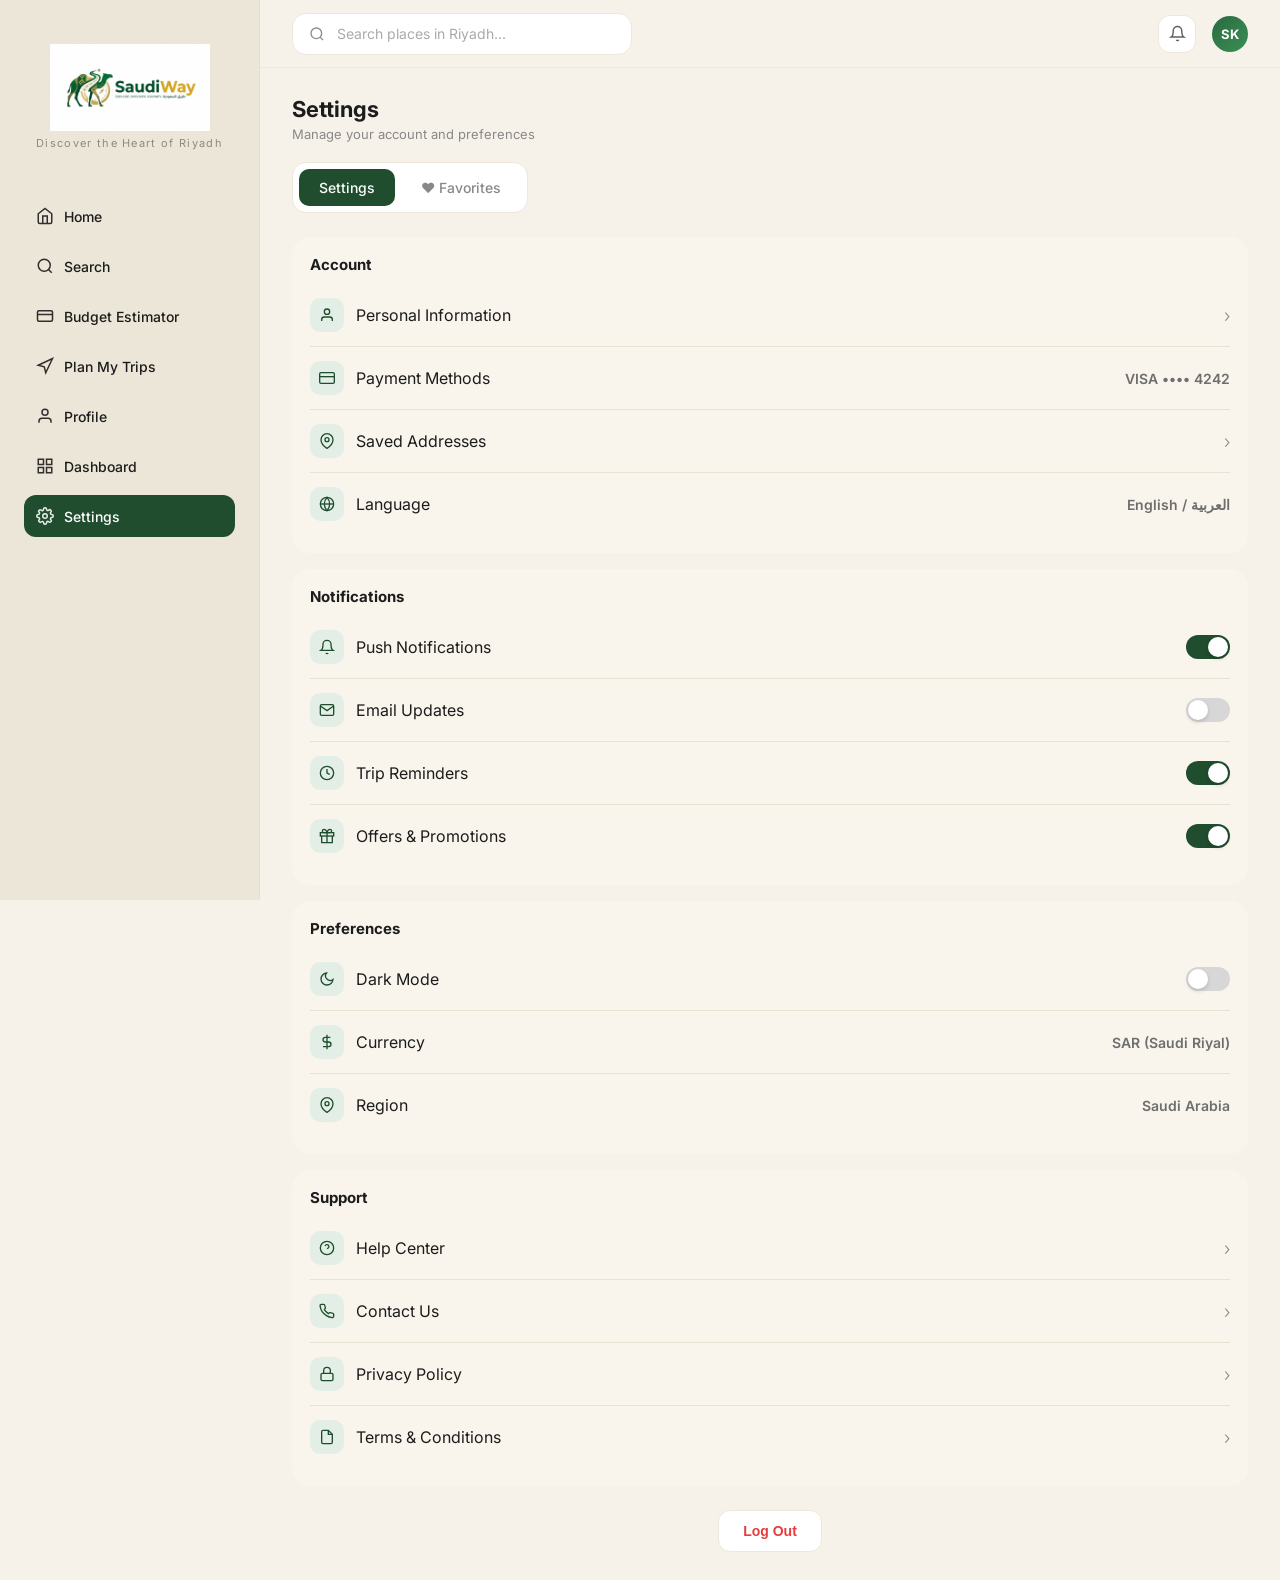
<file: Setting.html>
<!DOCTYPE html>
<html lang="en">
<head>
  <meta charset="UTF-8"/>
  <meta name="viewport" content="width=device-width,initial-scale=1"/>
  <title>SaudiWay - Settings</title>
  <link href="https://fonts.googleapis.com/css2?family=Inter:wght@300;400;500;600;700&display=swap" rel="stylesheet">
  <link rel="stylesheet" href="styles.css"/>
  <style>
    .topbar{
      position:fixed;top:0;left:260px;right:0;height:68px;
      background:#f6f2e9;border-bottom:1px solid #eee8db;
      display:flex;align-items:center;justify-content:space-between;
      padding:0 32px;z-index:999;
    }
    .search-wrap{
      display:flex;align-items:center;background:#fff;
      border:1px solid #eee8db;border-radius:14px;
      padding:0 16px;height:42px;gap:10px;width:340px;
    }
    .search-wrap input{border:none;outline:none;background:transparent;font-size:14px;color:#1c1c1c;width:100%;font-family:'Inter',sans-serif}
    .search-wrap input::placeholder{color:#aaa}
    .search-wrap svg{width:16px;height:16px;opacity:.5;flex-shrink:0}
    .topbar-right{display:flex;align-items:center;gap:16px}
    .icon-btn{width:38px;height:38px;border-radius:12px;background:#fff;border:1px solid #eee8db;display:flex;align-items:center;justify-content:center;cursor:pointer}
    .icon-btn svg{width:17px;height:17px;opacity:.7}
    .avatar-chip{width:36px;height:36px;border-radius:50%;background:linear-gradient(135deg,#2a6a3f,#3a8f56);display:flex;align-items:center;justify-content:center;color:#fff;font-size:13px;font-weight:700}
    .main{margin-top:68px}

    /* Settings tab */
    .tab-bar{
      display:flex;gap:6px;
      background:#fff;border-radius:14px;padding:6px;
      border:1px solid #eee8db;
      margin-bottom:24px;width:fit-content;
    }
    .tab{
      padding:10px 20px;border-radius:10px;font-size:14px;font-weight:500;
      cursor:pointer;transition:all 0.15s;color:#888;
    }
    .tab.active{background:#1f4d2e;color:#fff}

    /* Settings section */
    .section{
      background:#f9f5ed;border-radius:18px;
      padding:18px;margin-bottom:16px;
    }
    .section h3{margin:0 0 10px;font-size:15px}
    .item{
      display:flex;align-items:center;justify-content:space-between;
      padding:14px 0;border-bottom:1px solid #e9e2d3;
    }
    .item:last-child{border-bottom:none}
    .left-i{display:flex;align-items:center;gap:12px}
    .icon-s{
      width:34px;height:34px;border-radius:10px;background:#e3efe6;
      display:flex;align-items:center;justify-content:center;
    }
    .icon-s svg{width:16px;height:16px;color:#1f4d2e}
    .value{color:#6e6e6e;font-weight:600;font-size:14px}
    .chev{opacity:.5;font-size:18px;font-weight:300}
    .toggle{width:44px;height:24px;background:#d7d7d7;border-radius:999px;position:relative;cursor:pointer;transition:background .2s}
    .toggle::after{content:'';width:20px;height:20px;background:#fff;border-radius:50%;position:absolute;top:2px;left:2px;transition:left .2s;box-shadow:0 2px 4px rgba(0,0,0,.15)}
    .toggle.active{background:#1f4d2e}
    .toggle.active::after{left:22px}

    .logout-btn{
      display:block;margin:24px auto 0;padding:12px 24px;
      border-radius:12px;border:1px solid #eee8db;background:#fff;
      color:#e53e3e;font-weight:600;cursor:pointer;font-size:14px;
    }

    /* ── Favorites ── */
    .fav-header{
      display:flex;align-items:center;justify-content:space-between;margin-bottom:18px;
    }
    .fav-header h2{font-size:17px;font-weight:700;margin:0}
    .fav-header span{font-size:12px;color:#2a6a3f;font-weight:600;cursor:pointer}

    .fav-grid{display:grid;grid-template-columns:repeat(3,1fr);gap:16px}
    .fav-card{
      background:#fff;border-radius:18px;overflow:hidden;
      box-shadow:0 4px 12px rgba(0,0,0,0.05);
      position:relative;
    }
    .fav-img{height:150px;overflow:hidden;background:#e0dbd0;position:relative}
    .fav-img img{width:100%;height:100%;object-fit:cover;display:block}
    .fav-remove{
      position:absolute;top:10px;right:10px;
      width:28px;height:28px;background:rgba(255,255,255,0.92);border-radius:50%;
      border:none;cursor:pointer;display:flex;align-items:center;justify-content:center;
      font-size:16px;color:#e53e3e;
    }
    .fav-body{padding:12px}
    .fav-body h4{font-size:14px;font-weight:700;margin:0 0 4px}
    .fav-body .fav-loc{font-size:12px;color:#888;display:flex;align-items:center;gap:4px}
    .fav-body .fav-loc svg{width:11px;height:11px}
    .fav-meta{display:flex;align-items:center;justify-content:space-between;margin-top:8px}
    .fav-stars{font-size:12px;color:#e8a020;font-weight:600}
    .visit-btn{
      font-size:11px;font-weight:600;color:#2a6a3f;
      text-decoration:none;padding:4px 10px;
      background:#edf6ee;border-radius:999px;
    }

    .empty-favs{
      text-align:center;padding:48px 24px;
      background:#fff;border-radius:20px;
    }
    .empty-favs .e-ico{font-size:40px;margin-bottom:12px}
    .empty-favs h3{font-size:16px;font-weight:700;margin:0 0 8px}
    .empty-favs p{font-size:13px;color:#888;margin:0 0 18px}
    .empty-favs a{
      background:#1f4d2e;color:#fff;padding:12px 24px;
      border-radius:12px;text-decoration:none;font-size:14px;font-weight:600;
    }
  </style>
</head>
<body>
<div class="app">

  <!-- Sidebar -->
  <aside class="sidebar">
    <div>
       <div class="brand">
  <img src="SaudiWay logo.png" class="brand-logo" alt="SaudiWay Logo"/>
  
  <div class="tag">Discover the Heart of Riyadh</div>
</div>
      <nav class="nav">
        <a href="home.html" class="menu-item">
          <svg viewBox="0 0 24 24" fill="none" stroke="currentColor" stroke-width="2"><path d="M3 9l9-7 9 7v11a2 2 0 0 1-2 2H5a2 2 0 0 1-2-2z"/><polyline points="9 22 9 12 15 12 15 22"/></svg>
          Home
        </a>
        <a href="search.html" class="menu-item">
          <svg viewBox="0 0 24 24" fill="none" stroke="currentColor" stroke-width="2"><circle cx="11" cy="11" r="8"/><line x1="21" y1="21" x2="16.65" y2="16.65"/></svg>
          Search
        </a>
        <a href="budget.html" class="menu-item">
          <svg viewBox="0 0 24 24" fill="none" stroke="currentColor" stroke-width="2"><rect x="2" y="5" width="20" height="14" rx="2"/><line x1="2" y1="10" x2="22" y2="10"/></svg>
          Budget Estimator
        </a>
        <a href="planner.html" class="menu-item">
          <svg viewBox="0 0 24 24" fill="none" stroke="currentColor" stroke-width="2"><polygon points="3 11 22 2 13 21 11 13 3 11"/></svg>
          Plan My Trips
        </a>
        <a href="profile.html" class="menu-item">
          <svg viewBox="0 0 24 24" fill="none" stroke="currentColor" stroke-width="2"><path d="M20 21v-2a4 4 0 0 0-4-4H8a4 4 0 0 0-4 4v2"/><circle cx="12" cy="7" r="4"/></svg>
          Profile
        </a>
        <a href="dashboard.html" class="menu-item">
          <svg viewBox="0 0 24 24" fill="none" stroke="currentColor" stroke-width="2"><rect x="3" y="3" width="7" height="7"/><rect x="14" y="3" width="7" height="7"/><rect x="3" y="14" width="7" height="7"/><rect x="14" y="14" width="7" height="7"/></svg>
          Dashboard
        </a>
        <a href="setting.html" class="menu-item active">
          <svg viewBox="0 0 24 24" fill="none" stroke="currentColor" stroke-width="2"><circle cx="12" cy="12" r="3"/><path d="M19.4 15a1.65 1.65 0 0 0 .33 1.82l.06.06a2 2 0 0 1-2.83 2.83l-.06-.06a1.65 1.65 0 0 0-1.82-.33 1.65 1.65 0 0 0-1 1.51V21a2 2 0 0 1-4 0v-.09A1.65 1.65 0 0 0 9 19.4a1.65 1.65 0 0 0-1.82.33l-.06.06a2 2 0 0 1-2.83-2.83l.06-.06A1.65 1.65 0 0 0 4.68 15a1.65 1.65 0 0 0-1.51-1H3a2 2 0 0 1 0-4h.09A1.65 1.65 0 0 0 4.6 9a1.65 1.65 0 0 0-.33-1.82l-.06-.06a2 2 0 0 1 2.83-2.83l.06.06A1.65 1.65 0 0 0 9 4.68a1.65 1.65 0 0 0 1-1.51V3a2 2 0 0 1 4 0v.09a1.65 1.65 0 0 0 1 1.51 1.65 1.65 0 0 0 1.82-.33l.06-.06a2 2 0 0 1 2.83 2.83l-.06.06A1.65 1.65 0 0 0 19.4 9a1.65 1.65 0 0 0 1.51 1H21a2 2 0 0 1 0 4h-.09a1.65 1.65 0 0 0-1.51 1z"/></svg>
          Settings
        </a>
      </nav>
    </div>
  </aside>

  <!-- Fixed Top Search Bar -->
  <div class="topbar">
    <div class="search-wrap">
      <svg viewBox="0 0 24 24" fill="none" stroke="currentColor" stroke-width="2"><circle cx="11" cy="11" r="8"/><line x1="21" y1="21" x2="16.65" y2="16.65"/></svg>
      <input type="text" placeholder="Search places in Riyadh..."/>
    </div>
    <div class="topbar-right">
      <div class="icon-btn">
        <svg viewBox="0 0 24 24" fill="none" stroke="currentColor" stroke-width="2"><path d="M18 8A6 6 0 0 0 6 8c0 7-3 9-3 9h18s-3-2-3-9"/><path d="M13.73 21a2 2 0 0 1-3.46 0"/></svg>
      </div>
      <div class="avatar-chip">SK</div>
    </div>
  </div>

  <main class="main" style="padding:28px 32px">
    <div style="margin-bottom:20px">
      <h1 style="font-size:22px;margin:0 0 4px">Settings</h1>
      <p style="color:#888;font-size:13px;margin:0">Manage your account and preferences</p>
    </div>

    <!-- Tab bar -->
    <div class="tab-bar">
      <div class="tab active" onclick="switchTab('settings',this)">Settings</div>
      <div class="tab" onclick="switchTab('favorites',this)">❤️ Favorites</div>
    </div>

    <!-- ── Settings Panel ── -->
    <div id="settingsPanel">

      <div class="section">
        <h3>Account</h3>
        <div class="item">
          <div class="left-i">
            <div class="icon-s"><svg viewBox="0 0 24 24" fill="none" stroke="currentColor" stroke-width="2"><path d="M20 21v-2a4 4 0 0 0-4-4H8a4 4 0 0 0-4 4v2"/><circle cx="12" cy="7" r="4"/></svg></div>
            <div>Personal Information</div>
          </div>
          <span class="chev">›</span>
        </div>
        <div class="item">
          <div class="left-i">
            <div class="icon-s"><svg viewBox="0 0 24 24" fill="none" stroke="currentColor" stroke-width="2"><rect x="1" y="4" width="22" height="16" rx="2" ry="2"/><line x1="1" y1="10" x2="23" y2="10"/></svg></div>
            <div>Payment Methods</div>
          </div>
          <span class="value">VISA •••• 4242</span>
        </div>
        <div class="item">
          <div class="left-i">
            <div class="icon-s"><svg viewBox="0 0 24 24" fill="none" stroke="currentColor" stroke-width="2"><path d="M21 10c0 7-9 13-9 13s-9-6-9-13a9 9 0 0 1 18 0z"/><circle cx="12" cy="10" r="3"/></svg></div>
            <div>Saved Addresses</div>
          </div>
          <span class="chev">›</span>
        </div>
        <div class="item">
          <div class="left-i">
            <div class="icon-s"><svg viewBox="0 0 24 24" fill="none" stroke="currentColor" stroke-width="2"><circle cx="12" cy="12" r="10"/><line x1="2" y1="12" x2="22" y2="12"/><path d="M12 2a15.3 15.3 0 0 1 4 10 15.3 15.3 0 0 1-4 10 15.3 15.3 0 0 1-4-10 15.3 15.3 0 0 1 4-10z"/></svg></div>
            <div>Language</div>
          </div>
          <span class="value">English / العربية</span>
        </div>
      </div>

      <div class="section">
        <h3>Notifications</h3>
        <div class="item">
          <div class="left-i">
            <div class="icon-s"><svg viewBox="0 0 24 24" fill="none" stroke="currentColor" stroke-width="2"><path d="M18 8A6 6 0 0 0 6 8c0 7-3 9-3 9h18s-3-2-3-9"/><path d="M13.73 21a2 2 0 0 1-3.46 0"/></svg></div>
            <div>Push Notifications</div>
          </div>
          <div class="toggle active" onclick="this.classList.toggle('active')"></div>
        </div>
        <div class="item">
          <div class="left-i">
            <div class="icon-s"><svg viewBox="0 0 24 24" fill="none" stroke="currentColor" stroke-width="2"><path d="M4 4h16c1.1 0 2 .9 2 2v12c0 1.1-.9 2-2 2H4c-1.1 0-2-.9-2-2V6c0-1.1.9-2 2-2z"/><polyline points="22,6 12,13 2,6"/></svg></div>
            <div>Email Updates</div>
          </div>
          <div class="toggle" onclick="this.classList.toggle('active')"></div>
        </div>
        <div class="item">
          <div class="left-i">
            <div class="icon-s"><svg viewBox="0 0 24 24" fill="none" stroke="currentColor" stroke-width="2"><circle cx="12" cy="12" r="10"/><polyline points="12 6 12 12 16 14"/></svg></div>
            <div>Trip Reminders</div>
          </div>
          <div class="toggle active" onclick="this.classList.toggle('active')"></div>
        </div>
        <div class="item">
          <div class="left-i">
            <div class="icon-s"><svg viewBox="0 0 24 24" fill="none" stroke="currentColor" stroke-width="2"><polyline points="20 12 20 22 4 22 4 12"/><rect x="2" y="7" width="20" height="5"/><path d="M12 22V7"/><path d="M12 7H7.5a2.5 2.5 0 0 1 0-5C11 2 12 7 12 7z"/><path d="M12 7h4.5a2.5 2.5 0 0 0 0-5C13 2 12 7 12 7z"/></svg></div>
            <div>Offers & Promotions</div>
          </div>
          <div class="toggle active" onclick="this.classList.toggle('active')"></div>
        </div>
      </div>

      <div class="section">
        <h3>Preferences</h3>
        <div class="item">
          <div class="left-i">
            <div class="icon-s"><svg viewBox="0 0 24 24" fill="none" stroke="currentColor" stroke-width="2"><path d="M21 12.79A9 9 0 1 1 11.21 3 7 7 0 0 0 21 12.79z"/></svg></div>
            <div>Dark Mode</div>
          </div>
          <div class="toggle" onclick="this.classList.toggle('active')"></div>
        </div>
        <div class="item">
          <div class="left-i">
            <div class="icon-s"><svg viewBox="0 0 24 24" fill="none" stroke="currentColor" stroke-width="2"><line x1="12" y1="1" x2="12" y2="23"/><path d="M17 5H9.5a3.5 3.5 0 0 0 0 7h5a3.5 3.5 0 0 1 0 7H6"/></svg></div>
            <div>Currency</div>
          </div>
          <span class="value">SAR (Saudi Riyal)</span>
        </div>
        <div class="item">
          <div class="left-i">
            <div class="icon-s"><svg viewBox="0 0 24 24" fill="none" stroke="currentColor" stroke-width="2"><path d="M21 10c0 7-9 13-9 13s-9-6-9-13a9 9 0 0 1 18 0z"/><circle cx="12" cy="10" r="3"/></svg></div>
            <div>Region</div>
          </div>
          <span class="value">Saudi Arabia</span>
        </div>
      </div>

      <div class="section">
        <h3>Support</h3>
        <div class="item">
          <div class="left-i">
            <div class="icon-s"><svg viewBox="0 0 24 24" fill="none" stroke="currentColor" stroke-width="2"><circle cx="12" cy="12" r="10"/><path d="M9.09 9a3 3 0 0 1 5.83 1c0 2-3 3-3 3"/><line x1="12" y1="17" x2="12.01" y2="17"/></svg></div>
            <div>Help Center</div>
          </div>
          <span class="chev">›</span>
        </div>
        <div class="item">
          <div class="left-i">
            <div class="icon-s"><svg viewBox="0 0 24 24" fill="none" stroke="currentColor" stroke-width="2"><path d="M22 16.92v3a2 2 0 0 1-2.18 2 19.79 19.79 0 0 1-8.63-3.07A19.5 19.5 0 0 1 4.69 13a19.79 19.79 0 0 1-3.07-8.67A2 2 0 0 1 3.77 2h3a2 2 0 0 1 2 1.72 12.84 12.84 0 0 0 .7 2.81 2 2 0 0 1-.45 2.11L8.09 9.91a16 16 0 0 0 6 6l.91-.91a2 2 0 0 1 2.11-.45 12.84 12.84 0 0 0 2.81.7A2 2 0 0 1 22 17.2z"/></svg></div>
            <div>Contact Us</div>
          </div>
          <span class="chev">›</span>
        </div>
        <div class="item">
          <div class="left-i">
            <div class="icon-s"><svg viewBox="0 0 24 24" fill="none" stroke="currentColor" stroke-width="2"><rect x="3" y="11" width="18" height="11" rx="2" ry="2"/><path d="M7 11V7a5 5 0 0 1 10 0v4"/></svg></div>
            <div>Privacy Policy</div>
          </div>
          <span class="chev">›</span>
        </div>
        <div class="item">
          <div class="left-i">
            <div class="icon-s"><svg viewBox="0 0 24 24" fill="none" stroke="currentColor" stroke-width="2"><path d="M14 2H6a2 2 0 0 0-2 2v16a2 2 0 0 0 2 2h12a2 2 0 0 0 2-2V8z"/><polyline points="14 2 14 8 20 8"/></svg></div>
            <div>Terms & Conditions</div>
          </div>
          <span class="chev">›</span>
        </div>
      </div>

      <button class="logout-btn">Log Out</button>
    </div>

    <!-- ── Favorites Panel ── -->
    <div id="favoritesPanel" style="display:none">
      <div class="fav-header">
        <h2>My Saved Places</h2>
        <span onclick="clearFavs()">Clear all</span>
      </div>

      <div class="fav-grid" id="favGrid">
        <div class="fav-card">
          <div class="fav-img">
            <img src="Al Diriyah.png" alt="Al-Diriyah" onerror="this.style.display='none'"/>
            <button class="fav-remove" onclick="removeFav(this)" title="Remove">♥</button>
          </div>
          <div class="fav-body">
            <h4>Al-Diriyah</h4>
            <div class="fav-loc"><svg viewBox="0 0 24 24" fill="none" stroke="currentColor" stroke-width="2"><path d="M21 10c0 7-9 13-9 13s-9-6-9-13a9 9 0 0 1 18 0z"/><circle cx="12" cy="10" r="3"/></svg>Northwest Riyadh</div>
            <div class="fav-meta">
              <span class="fav-stars">★ 4.9</span>
              <a href="planner.html" class="visit-btn">Visit →</a>
            </div>
          </div>
        </div>

        <div class="fav-card">
          <div class="fav-img">
            <img src="National Museum.png" alt="National Museum" onerror="this.style.display='none'"/>
            <button class="fav-remove" onclick="removeFav(this)" title="Remove">♥</button>
          </div>
          <div class="fav-body">
            <h4>National Museum</h4>
            <div class="fav-loc"><svg viewBox="0 0 24 24" fill="none" stroke="currentColor" stroke-width="2"><path d="M21 10c0 7-9 13-9 13s-9-6-9-13a9 9 0 0 1 18 0z"/><circle cx="12" cy="10" r="3"/></svg>Al Murabba, Riyadh</div>
            <div class="fav-meta">
              <span class="fav-stars">★ 4.8</span>
              <a href="planner.html" class="visit-btn">Visit →</a>
            </div>
          </div>
        </div>

        <div class="fav-card">
          <div class="fav-img">
            <img src="Boulevard World.png" alt="Boulevard World" onerror="this.style.display='none'"/>
            <button class="fav-remove" onclick="removeFav(this)" title="Remove">♥</button>
          </div>
          <div class="fav-body">
            <h4>Boulevard World</h4>
            <div class="fav-loc"><svg viewBox="0 0 24 24" fill="none" stroke="currentColor" stroke-width="2"><path d="M21 10c0 7-9 13-9 13s-9-6-9-13a9 9 0 0 1 18 0z"/><circle cx="12" cy="10" r="3"/></svg>King Salman Rd, Riyadh</div>
            <div class="fav-meta">
              <span class="fav-stars">★ 4.8</span>
              <a href="planner.html" class="visit-btn">Visit →</a>
            </div>
          </div>
        </div>
      </div>

      <!-- Empty state (hidden by default) -->
      <div class="empty-favs" id="emptyFavs" style="display:none">
        <div class="e-ico">🤍</div>
        <h3>No saved places yet</h3>
        <p>Tap the heart icon on any place to save it here for later.</p>
        <a href="search.html">Explore Places</a>
      </div>
    </div>

  </main>
</div>

<script>
function switchTab(tab, el){
  document.querySelectorAll('.tab').forEach(t=>t.classList.remove('active'));
  el.classList.add('active');
  document.getElementById('settingsPanel').style.display = tab==='settings' ? '' : 'none';
  document.getElementById('favoritesPanel').style.display = tab==='favorites' ? '' : 'none';
}

function removeFav(btn){
  const card = btn.closest('.fav-card');
  card.style.opacity = '0';
  card.style.transform = 'scale(0.9)';
  card.style.transition = 'all 0.3s';
  setTimeout(()=>{
    card.remove();
    checkEmpty();
  }, 300);
}

function clearFavs(){
  if(!confirm('Remove all saved places?')) return;
  document.getElementById('favGrid').innerHTML = '';
  checkEmpty();
}

function checkEmpty(){
  const cards = document.querySelectorAll('.fav-card');
  document.getElementById('emptyFavs').style.display = cards.length ? 'none' : '';
}

// open favorites tab if URL has #favorites
if(window.location.hash === '#favorites'){
  document.querySelectorAll('.tab')[1].click();
}
</script>
</body>
</html>
</file>
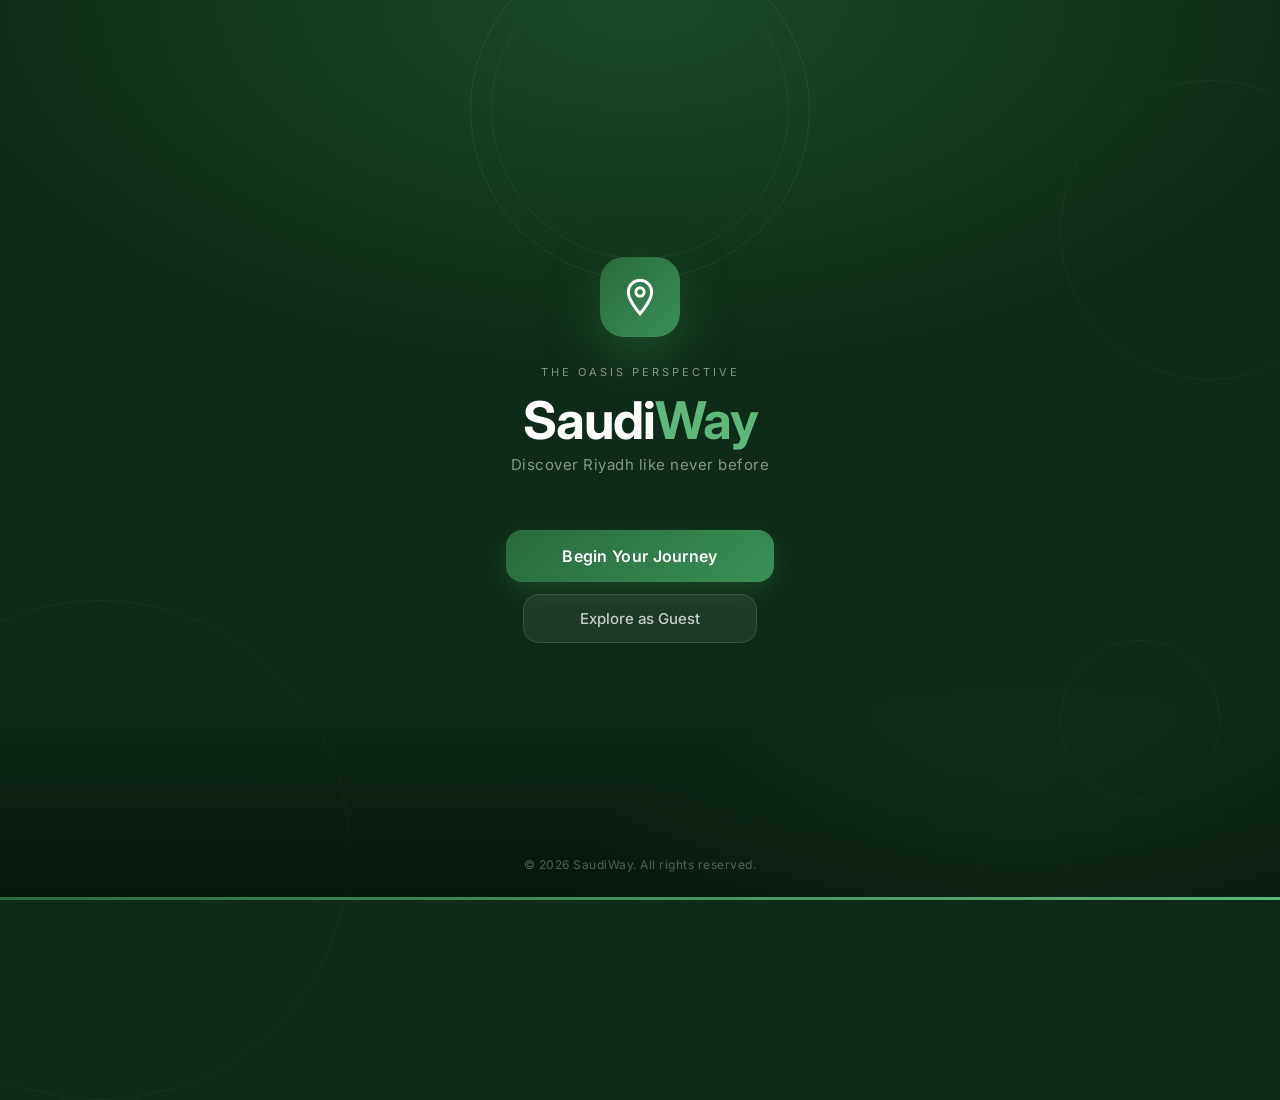
<file: splash.html>
<!DOCTYPE html>
<html lang="en">
<head>
  <meta charset="UTF-8"/>
  <meta name="viewport" content="width=device-width,initial-scale=1"/>
  <title>SaudiWay</title>
  <link href="https://fonts.googleapis.com/css2?family=Inter:wght@300;400;500;600;700&display=swap" rel="stylesheet">
  <style>
    *{box-sizing:border-box;margin:0;padding:0}
    body{
      font-family:'Inter',sans-serif;
      background:#0d2b18;
      min-height:100vh;
      display:flex;
      flex-direction:column;
      align-items:center;
      justify-content:center;
      overflow:hidden;
      position:relative;
    }

    /* Background texture */
    .bg-pattern{
      position:absolute;
      inset:0;
      background:
        radial-gradient(ellipse 80% 60% at 50% 0%, rgba(31,95,44,0.6) 0%, transparent 70%),
        radial-gradient(ellipse 60% 40% at 80% 100%, rgba(42,106,63,0.4) 0%, transparent 60%);
    }

    /* Geometric ornament top */
    .ornament{
      position:absolute;
      top:-60px;
      left:50%;
      transform:translateX(-50%);
      width:340px;
      height:340px;
      border:1px solid rgba(255,255,255,0.07);
      border-radius:50%;
    }
    .ornament::before{
      content:'';
      position:absolute;
      inset:20px;
      border:1px solid rgba(255,255,255,0.05);
      border-radius:50%;
    }

    /* Content */
    .content{
      position:relative;
      z-index:2;
      text-align:center;
      animation:fadeUp 1s ease both;
    }

    /* Logo mark */
    .logo-mark{
      width:80px;
      height:80px;
      background:linear-gradient(135deg,#2a6a3f,#3a8f56);
      border-radius:24px;
      display:flex;
      align-items:center;
      justify-content:center;
      margin:0 auto 28px;
      box-shadow:0 20px 50px rgba(42,106,63,0.5);
    }
    .logo-mark svg{width:40px;height:40px;fill:none;stroke:#fff;stroke-width:1.8}

    .tag{
      font-size:11px;
      letter-spacing:3px;
      color:rgba(255,255,255,0.5);
      margin-bottom:16px;
      text-transform:uppercase;
    }

    h1{
      font-size:52px;
      font-weight:700;
      color:#fff;
      letter-spacing:-1px;
      line-height:1;
      margin-bottom:8px;
    }
    h1 span{color:#5db87a}

    .subtitle{
      font-size:15px;
      color:rgba(255,255,255,0.5);
      margin-bottom:56px;
      letter-spacing:0.5px;
    }

    /* Buttons */
    .btn-group{
      display:flex;
      flex-direction:column;
      gap:12px;
      align-items:center;
    }

    .btn-primary{
      background:linear-gradient(135deg,#2a6a3f,#3a8f56);
      color:#fff;
      border:none;
      padding:16px 56px;
      border-radius:16px;
      font-size:16px;
      font-weight:600;
      cursor:pointer;
      text-decoration:none;
      display:inline-block;
      transition:all 0.2s ease;
      box-shadow:0 8px 24px rgba(42,106,63,0.4);
      letter-spacing:0.3px;
    }
    .btn-primary:hover{
      transform:translateY(-2px);
      box-shadow:0 14px 32px rgba(42,106,63,0.5);
    }

    .btn-ghost{
      background:rgba(255,255,255,0.07);
      color:rgba(255,255,255,0.75);
      border:1px solid rgba(255,255,255,0.12);
      padding:14px 56px;
      border-radius:16px;
      font-size:15px;
      font-weight:500;
      cursor:pointer;
      text-decoration:none;
      display:inline-block;
      transition:all 0.2s ease;
    }
    .btn-ghost:hover{
      background:rgba(255,255,255,0.12);
    }

    /* Bottom strip */
    .bottom-strip{
      position:absolute;
      bottom:0;
      left:0;
      right:0;
      height:200px;
      background:linear-gradient(0deg, rgba(0,0,0,0.5) 0%, transparent 100%);
      display:flex;
      align-items:flex-end;
      justify-content:center;
      padding-bottom:28px;
    }
    .bottom-strip p{
      font-size:12px;
      color:rgba(255,255,255,0.3);
      letter-spacing:0.5px;
    }

    /* Decorative circles */
    .circle{
      position:absolute;
      border:1px solid rgba(255,255,255,0.04);
      border-radius:50%;
      pointer-events:none;
    }
    .c1{width:500px;height:500px;bottom:-200px;left:-150px}
    .c2{width:300px;height:300px;top:80px;right:-80px}
    .c3{width:160px;height:160px;bottom:100px;right:60px}

    @keyframes fadeUp{
      from{opacity:0;transform:translateY(30px)}
      to{opacity:1;transform:translateY(0)}
    }

    /* Loading bar */
    .loader{
      position:fixed;
      bottom:0;left:0;right:0;
      height:3px;
      background:rgba(255,255,255,0.1);
    }
    .loader-fill{
      height:100%;
      background:linear-gradient(90deg,#2a6a3f,#5db87a);
      width:0%;
      transition:width 2.5s ease;
    }
  </style>
</head>
<body>

  <div class="bg-pattern"></div>
  <div class="ornament"></div>

  <div class="circle c1"></div>
  <div class="circle c2"></div>
  <div class="circle c3"></div>

  <div class="content">
    <div class="logo-mark">
      <svg viewBox="0 0 24 24">
        <path d="M12 2C8.13 2 5 5.13 5 9c0 5.25 7 13 7 13s7-7.75 7-13c0-3.87-3.13-7-7-7zm0 9.5c-1.38 0-2.5-1.12-2.5-2.5s1.12-2.5 2.5-2.5 2.5 1.12 2.5 2.5-1.12 2.5-2.5 2.5z"/>
      </svg>
    </div>
    <p class="tag">The Oasis Perspective</p>
    <h1>Saudi<span>Way</span></h1>
    <p class="subtitle">Discover Riyadh like never before</p>

    <div class="btn-group">
      <a href="login.html" class="btn-primary">Begin Your Journey</a>
      <a href="home.html" class="btn-ghost">Explore as Guest</a>
    </div>
  </div>

  <div class="bottom-strip">
    <p>© 2026 SaudiWay. All rights reserved.</p>
  </div>

  <div class="loader"><div class="loader-fill" id="lf"></div></div>

  <script>
    // Animate loader bar
    requestAnimationFrame(() => {
      document.getElementById('lf').style.width = '100%';
    });
  </script>
</body>
</html>
</file>
<file: styles.css>
@import url('https://fonts.googleapis.com/css2?family=Inter:wght@300;400;500;600;700&display=swap');

:root{
  --bg:#f6f2e9;
  --sidebar:#ece6d8;
  --card:#ffffff;
  --primary:#1f4d2e;
  --primary-600:#1b4328;
  --text:#1c1c1c;
  --muted:#7c7c7c;
  --border:#eee8db;
}

*{box-sizing:border-box}
html,body{height:100%}
body{
  margin:0;
  font-family:'Inter',system-ui,-apple-system,Segoe UI,Roboto,Arial,sans-serif;
  background:var(--bg);
  color:var(--text);
}

.app{display:flex; min-height:100%}

/* ===== Sidebar ===== */
.sidebar{
  width:260px;
  background:var(--sidebar);
  padding:28px 22px;
  border-right:1px solid var(--border);
  display:flex; flex-direction:column; justify-content:space-between;
}

.brand{line-height:1.1}
.brand .logo{font-weight:700; font-size:22px; color:var(--primary)}
.brand .tag{font-size:11px; letter-spacing:.12em; color:#8e8a7f}

.nav{margin-top:26px}
.menu-item{
  display:flex; align-items:center; gap:12px;
  padding:12px 14px; border-radius:12px; cursor:pointer;
  color:#2a2a2a; font-weight:500;
}
.menu-item:hover{background:#e8e1d2}
.menu-item.active{background:linear-gradient(90deg,var(--primary),#2a6a3f); color:#fff}
.menu-item svg{width:18px;height:18px;opacity:.9}

.user-card{
  display:flex; align-items:center; gap:12px; background:#f1ebdd; padding:10px; border-radius:12px;
}
.avatar{width:36px;height:36px;border-radius:50%;background:#cfc7b6}
.user-name{font-size:13px; font-weight:600}
.user-sub{font-size:11px; color:#7e7a70}

/* ===== Main ===== */
.main{flex:1; padding:28px 32px}

.header{display:flex; align-items:center; justify-content:space-between; margin-bottom:18px}
.title h1{margin:0; font-size:22px}
.title p{margin:4px 0 0; color:var(--muted); font-size:13px}
.header-right{display:flex; align-items:center; gap:18px}
.bell{width:18px;height:18px;opacity:.8}
.user-chip{display:flex; align-items:center; gap:10px; font-weight:600}

/* ===== Stats ===== */
.stats{display:grid; grid-template-columns:repeat(4,1fr); gap:16px}
.stat{
  background:#efe9db; border-radius:16px; padding:16px; display:flex; align-items:center; gap:12px;
}
.stat .icon{width:36px;height:36px;border-radius:10px;background:#dfe9e1; display:flex; align-items:center; justify-content:center; color:var(--primary)}
.stat .k{font-size:22px; font-weight:700}
.stat .l{font-size:11px; color:#7e7a70; letter-spacing:.12em}

/* ===== Grid ===== */
.grid{display:grid; grid-template-columns:2fr 1fr; gap:22px; margin-top:18px}

.card{background:var(--card); border-radius:18px; padding:18px; box-shadow:0 10px 24px rgba(0,0,0,.04)}
.card-title{display:flex; align-items:center; justify-content:space-between; margin-bottom:12px}
.card-title h3{margin:0}
.card-title a{font-size:12px; color:#3f6e4d; text-decoration:none; font-weight:600}

/* Saved Journeys */
.cards-row{display:grid; grid-template-columns:1fr 1fr; gap:16px}
.place{
  height:220px; border-radius:16px; overflow:hidden; position:relative;
}
.place img{width:100%; height:100%; object-fit:cover}
.place .overlay{position:absolute; inset:0; background:linear-gradient(180deg, rgba(0,0,0,0) 40%, rgba(0,0,0,.65));}
.place .meta{position:absolute; left:14px; right:14px; bottom:12px; color:#fff}
.pill{display:inline-block; background:rgba(255,255,255,.2); padding:4px 10px; border-radius:999px; font-size:11px; margin-bottom:6px}
.place h4{margin:2px 0 0}
.place p{margin:2px 0 0; font-size:12px; opacity:.9}

/* Activity */
.activity .row{display:flex; align-items:center; justify-content:space-between; padding:14px; border-radius:12px; background:#f4efe4; margin-bottom:10px}
.activity .left{display:flex; align-items:center; gap:12px}
.activity .ico{width:36px;height:36px;border-radius:10px;background:#e7efe8; display:flex; align-items:center; justify-content:center; color:var(--primary)}
.activity .t{font-weight:600}
.activity .s{font-size:12px; color:var(--muted)}
.activity .pts{font-weight:700; color:#2f6d45}
.activity .sub{font-size:10px; color:#8f8f8f}

/* Budget */
.budget h2{margin:0 0 6px}
.budget .total{font-size:26px; font-weight:800; color:#2a6a3f}
.bar{height:8px; background:#eee; border-radius:999px; overflow:hidden}
.bar > div{height:100%; background:var(--primary)}
.bline{display:flex; align-items:center; justify-content:space-between; font-size:12px; margin-top:10px}

.tip{background:#f3d6dc; border-radius:16px; padding:16px; margin-top:14px}
.tip .k{font-size:11px; letter-spacing:.14em; opacity:.8}

.actions button{width:100%; border-radius:14px; padding:14px; font-weight:700; margin-top:10px; border:none; cursor:pointer}
.actions .primary{background:linear-gradient(90deg,var(--primary),#2a6a3f); color:#fff}
.actions .secondary{background:#fff; border:1px solid var(--border)}

/* ===== Settings ===== */
.section{background:#f4efe4; border-radius:18px; padding:18px; margin-bottom:16px}
.section h3{margin:0 0 10px}
.item{display:flex; align-items:center; justify-content:space-between; padding:14px 0; border-bottom:1px solid #e9e2d3}
.item:last-child{border-bottom:none}
.left-i{display:flex; align-items:center; gap:12px}
.icon-s{width:34px;height:34px;border-radius:10px;background:#e3efe6; display:flex; align-items:center; justify-content:center; color:var(--primary)}
.value{color:#6e6e6e; font-weight:600}
.chev{opacity:.6}

.toggle{width:44px;height:24px;background:#d7d7d7;border-radius:999px;position:relative;cursor:pointer}
.toggle::after{content:''; width:20px;height:20px; background:#fff; border-radius:50%; position:absolute; top:2px; left:2px; transition:.2s}
.toggle.active{background:var(--primary)}
.toggle.active::after{left:22px}

.logout{display:block; margin:20px auto 0; padding:12px 18px; border-radius:12px; border:1px solid var(--border); background:#fff}


body {
  margin: 0;
  font-family: Arial;
  background: #f6f2e9;
}

.app {
  display: flex;
}

/* Sidebar */
.sidebar {
  width: 250px;
  background: #ece6d8;
  padding: 20px;
}

.menu-item {
  padding: 12px;
  margin: 8px 0;
  border-radius: 10px;
  cursor: pointer;
}

.menu-item:hover {
  background: #e0dacb;
}

.menu-item.active {
  background: #1f4d2e;
  color: white;
}

.main-btn {
  margin-top: 20px;
  padding: 12px;
  width: 100%;
  background: #1f4d2e;
  color: white;
  border: none;
  border-radius: 10px;
}

/* Main */
.main {
  flex: 1;
  padding: 30px;
}

.subtitle {
  color: gray;
}

/* Layout */
.grid {
  display: grid;
  grid-template-columns: 2fr 1fr;
  gap: 20px;
}

/* Card */
.card {
  background: white;
  padding: 20px;
  border-radius: 16px;
}

/* Profile */
.profile-card {
  display: flex;
  gap: 20px;
  margin-bottom: 20px;
}

.avatar {
  width: 80px;
  height: 80px;
  background: #ccc;
  border-radius: 50%;
}

.top {
  display: flex;
  align-items: center;
  gap: 10px;
}

.edit-btn {
  background: #efe9db;
  border: none;
  padding: 6px 10px;
  border-radius: 8px;
  cursor: pointer;
}

.stats {
  display: flex;
  gap: 30px;
  margin-top: 10px;
}

.stats span {
  display: block;
  font-size: 12px;
  color: gray;
}

/* Journeys */
.journeys {
  display: flex;
  gap: 15px;
}

.journey-card {
  position: relative;
  width: 48%;
  height: 150px;
  border-radius: 16px;
  overflow: hidden;
}

.journey-card img {
  width: 100%;
  height: 100%;
  object-fit: cover;
}

.overlay {
  position: absolute;
  inset: 0;
  background: linear-gradient(transparent, rgba(0,0,0,0.7));
}

.journey-card p {
  position: absolute;
  bottom: 10px;
  left: 10px;
  color: white;
}

/* Activity */
.activity-item {
  margin-bottom: 15px;
}

.activity-item span {
  font-size: 12px;
  color: gray;
}

.secondary-btn {
  width: 100%;
  padding: 10px;
  border-radius: 10px;
  border: 1px solid #ddd;
  background: white;
  cursor: pointer;
}

/* profile */
body {
  margin: 0;
  font-family: 'Inter', sans-serif;
  background: #f6f2e9;
  color: #1c1c1c;
}

.app { display: flex; }

/* Sidebar */
.sidebar {
  width: 260px;
  background: #ece6d8;
  padding: 24px;
  display: flex;
  flex-direction: column;
  justify-content: space-between;
}

.logo {
  font-size: 20px;
  font-weight: 700;
  color: #1f4d2e;
}

.menu-item {
  display: flex;
  gap: 10px;
  align-items: center;
  padding: 12px;
  border-radius: 12px;
  margin-top: 8px;
  cursor: pointer;
  transition: 0.2s;
  font-size: 14px;
}

.menu-item:hover { background: #e6e0d2; }
.menu-item.active {
  background: #1f4d2e;
  color: white;
}

.main-btn {
  margin-top: 20px;
  padding: 14px;
  border-radius: 12px;
  border: none;
  background: #1f4d2e;
  color: white;
  cursor: pointer;
  transition: 0.2s;
}
.main-btn:hover { background: #173d25; }

/* Main */
.main {
  flex: 1;
  padding: 32px;
}

/* Header */
.header {
  display: flex;
  justify-content: space-between;
  margin-bottom: 24px;
}

.header h1 { font-size: 20px; margin: 0; }
.header p { font-size: 14px; color: #7c7c7c; }

.header-right {
  display: flex;
  align-items: center;
  gap: 16px;
}

.avatar-sm {
  width: 32px;
  height: 32px;
  border-radius: 50%;
  background: #ccc;
}

/* Grid */
.grid {
  display: grid;
  grid-template-columns: 2fr 1fr;
  gap: 24px;
}

/* Card */
.card {
  background: white;
  border-radius: 20px;
  padding: 20px;
  box-shadow: 0 8px 20px rgba(0,0,0,0.05);
  transition: 0.2s;
}
.card:hover { transform: translateY(-2px); }

/* Profile */
.profile-card {
  display: flex;
  gap: 20px;
  margin-bottom: 24px;
}

.avatar {
  width: 80px;
  height: 80px;
  border-radius: 50%;
  background: #ccc;
}

.top {
  display: flex;
  gap: 12px;
  align-items: center;
}

.edit-btn {
  display: flex;
  gap: 6px;
  padding: 6px 12px;
  background: #efe9db;
  border: none;
  border-radius: 10px;
  cursor: pointer;
}

.desc {
  font-size: 14px;
  color: #7c7c7c;
  margin-top: 6px;
}

.stats {
  display: flex;
  gap: 40px;
  margin-top: 12px;
}
.stats span {
  font-size: 10px;
  color: #999;
  letter-spacing: 1px;
}

/* Section */
.section-header {
  display: flex;
  justify-content: space-between;
  margin-bottom: 12px;
}

.arrows i {
  cursor: pointer;
  margin-left: 8px;
}

/* Journey */
.journeys {
  display: flex;
  gap: 16px;
}

.journey-card {
  position: relative;
  width: 100%;
  height: 180px;
  border-radius: 20px;
  overflow: hidden;
  cursor: pointer;
}

.journey-card img {
  width: 100%;
  height: 100%;
  object-fit: cover;
  transition: 0.3s;
}

.journey-card:hover img {
  transform: scale(1.05);
}

.overlay {
  position: absolute;
  inset: 0;
  background: linear-gradient(transparent, rgba(0,0,0,0.7));
}

.journey-info {
  position: absolute;
  bottom: 12px;
  left: 12px;
  color: white;
}

.heart {
  position: absolute;
  bottom: 12px;
  right: 12px;
  background: rgba(255,255,255,0.8);
  padding: 6px;
  border-radius: 50%;
}

/* Activity */
.activity {
  background: #efe9db;
}

.activity-item {
  display: flex;
  gap: 10px;
  margin-bottom: 16px;
}

.activity-item span {
  font-size: 12px;
  color: #7c7c7c;
}

.secondary-btn {
  width: 100%;
  padding: 12px;
  border-radius: 12px;
  border: 1px solid #ddd;
  background: white;
  cursor: pointer;
  transition: 0.2s;
}
.secondary-btn:hover {
  background: #f8f6f0;
}

.menu-item {
  text-decoration: none;
  color: inherit;
  display: flex;
  align-items: center;
  gap: 10px;
}


/* HEADER FIXED */
.header {
  position: fixed;
  top: 0;
  left: 260px; /* same as sidebar width */
  right: 0;
  height: 80px;

  background: #f6f2e9;
  display: flex;
  justify-content: space-between;
  align-items: center;

  padding: 0 32px;
  border-bottom: 1px solid #eee;
  z-index: 1000;
}

/* prevent content from going under header */
.main {
  margin-top: 80px;
}

/* LEFT */
.header-left h1 {
  margin: 0;
  font-size: 20px;
}

.header-left p {
  margin: 4px 0 0;
  font-size: 14px;
  color: #7c7c7c;
}

/* RIGHT */
.header-right {
  display: flex;
  gap: 12px;
}


.sidebar {
  position: fixed;
  top: 0;
  left: 0;
  width: 260px;
  height: 100vh;

  background: #ece6d8;
  padding: 24px;

  display: flex;
  flex-direction: column;
  justify-content: space-between;

  border-right: 1px solid #e5e0d5;
}


.main {
  margin-left: 260px; /* same as sidebar width */
  margin-top: 80px;   /* for fixed header */
  padding: 32px;
}

.sidebar {
  overflow-y: auto;
}


/* ===== TYPOGRAPHY ===== */
.page-head {
  margin-bottom: 24px;
}

.page-head .sub {
  font-size: 12px;
  letter-spacing: 1.2px;
  color: #8b8b8b;
  margin-bottom: 4px;
}

.page-head h1 {
  font-size: 40px;
  font-weight: 700;
  letter-spacing: -0.5px;
  margin: 0 0 8px;
}

.page-head h1 span {
  color: #1f5f2c;
}

.page-head .desc {
  font-size: 14px;
  color: #6b6b6b;
  max-width: 520px;
}

/* ===== GRID ===== */
.planner-grid {
  display: grid;
  grid-template-columns: 380px 1fr;
  gap: 24px;
  align-items: start;
}

/* ===== CARD ===== */
.card {
  background: #f7f3eb;
  padding: 24px;
  border-radius: 20px;
  box-shadow: 0 2px 6px rgba(0,0,0,0.04);
}

/* ===== FIELDS ===== */
.field {
  margin-bottom: 16px;
}

label {
  font-size: 11px;
  letter-spacing: 1px;
  color: #8a8a8a;
  display: block;
  margin-bottom: 6px;
}

/* ===== INPUT ===== */
.input {
  background: #efefef;
  height: 44px;
  border-radius: 12px;
  padding: 0 12px;

  display: flex;
  align-items: center;
  gap: 8px;

  font-size: 14px;
}

/* ===== ROW ===== */
.row {
  display: flex;
  gap: 12px;
}

/* TOGGLE ROW FIX */
.toggle-row {
  display: flex;
  justify-content: space-between;
  align-items: center;   /* 🔥 keeps it vertically stable */
  margin: 16px 0;
}


/* ===== CHIPS ===== */
.chips {
  display: flex;
  flex-wrap: wrap;
  gap: 8px;
}

.chip {
  padding: 6px 14px;
  border-radius: 20px;
  background: #efefef;
  font-size: 13px;
  cursor: pointer;
  transition: all 0.2s ease;
}

/* HOVER */
.chip:hover {
  background: #e2e2e2;
}

/* ACTIVE = GREEN */
.chip.active {
  background: #1f5f2c;
  color: white;
  box-shadow: 0 4px 10px rgba(31,95,44,0.2);
}

/* ===== BUTTON ===== */
.primary-btn {
  width: 100%;
  height: 48px;
  border-radius: 14px;
  border: none;
  background: linear-gradient(135deg, #1f5f2c, #2e7d32);
  color: white;
  font-size: 15px;
  font-weight: 600;
  margin-top: 12px;
  cursor: pointer;
  transition: all 0.2s ease;
}

.primary-btn:hover {
  transform: translateY(-2px);
  box-shadow: 0 10px 20px rgba(31,95,44,0.25);
}

/* ===== IMAGE WRAPPER (prevents glitches) ===== */
.img-wrapper {
  width: 100%;
  height: 100%;
  overflow: hidden;
  border-radius: inherit;
  background: #eaeaea; /* skeleton base */
  position: relative;
}

/* SHIMMER LOADING EFFECT */
.img-wrapper::before {
  content: "";
  position: absolute;
  inset: 0;
  background: linear-gradient(
    90deg,
    #eaeaea 25%,
    #f5f5f5 50%,
    #eaeaea 75%
  );
  background-size: 200% 100%;
  animation: shimmer 1.2s infinite;
}

@keyframes shimmer {
  100% {
    background-position: -200% 0;
  }
}

/* ===== IMAGES ===== */
.images {
  display: flex;
  gap: 16px;
}

/* BIG CARD */
.big-card {
  width: 60%;
  height: 420px;
  border-radius: 22px;
  overflow: hidden;
  position: relative;
}

.big-card img {
  width: 100%;
  height: 100%;
  object-fit: cover;
}

/* OVERLAY */
.overlay {
  position: absolute;
  bottom: 20px;
  left: 20px;
  color: white;
}

.overlay p {
  font-size: 11px;
  letter-spacing: 1px;
  opacity: 0.8;
}

.overlay h3 {
  font-size: 20px;
  margin-top: 4px;
}

/* SIDE */
.side-cards {
  width: 40%;
  display: flex;
  flex-direction: column;
  gap: 16px;
}

.side-cards img {
  height: 140px;
  border-radius: 18px;
  object-fit: cover;
}

/* GREEN CARD */
.green-card {
  background: #1f5f2c;
  color: white;
  padding: 20px;
  border-radius: 20px;
}

.green-card h3 {
  margin: 6px 0;
}


/* INPUT FIELDS */
.input input,
.input select {
  border: none;
  outline: none;
  background: transparent;
  width: 100%;
  font-size: 14px;
}

/* BUTTON LOADING */
.primary-btn.loading {
  opacity: 0.7;
  pointer-events: none;
}

/* RESULT BOX */
.result {
  margin-top: 20px;
  padding: 16px;
  background: #ffffff;
  border-radius: 16px;
  box-shadow: 0 6px 20px rgba(0,0,0,0.08);
  animation: fadeIn 0.4s ease;
}

.hidden {
  display: none;
}

@keyframes fadeIn {
  from {opacity: 0; transform: translateY(10px);}
  to {opacity: 1; transform: translateY(0);}
}
/* ===== HOME PAGE - Category Filter ===== */

/* Place card hidden state for filtering */
.place-card {
  transition: all 0.3s ease;
}

.place-card.hidden {
  opacity: 0;
  transform: scale(0.95);
  pointer-events: none;
  position: absolute;
  visibility: hidden;
}

/* No results message */
.no-results {
  display: none;
  text-align: center;
  padding: 60px 40px;
  color: #888;
  font-size: 15px;
  grid-column: 1 / -1;
  background: #fff;
  border-radius: 20px;
  border: 2px dashed #e0dace;
}

.no-results.show {
  display: block;
}

.no-results p {
  margin: 0;
}

/* Category button improvements */
.cat {
  transition: all 0.25s ease;
  user-select: none;
}

.cat:active {
  transform: scale(0.96);
}

/* Places grid - ensure proper layout when filtering */
.places-grid {
  position: relative;
  min-height: 200px;
}
.brand {
  display: flex;
  flex-direction: column;
  align-items: center;
  gap: 6px;
  padding: 20px 0;
}

.brand-logo {
  width: 160px;
  height: auto;
  display: block;
}
.rating-btn{
  background:none;
  border:none;
  color:#e8a020;
  font-size:12px;
  font-weight:700;
  cursor:pointer;
  padding:0;
  font-family:'Inter',sans-serif;
}

.rating-btn:hover{
  opacity:.8;
}
</file>
<file: login.css>
/* BASE */
body {
  margin: 0;
  font-family: Inter, sans-serif;
  background: #f5f1e8;
}

.app {
  display: flex;
}

/* SIDEBAR */
.sidebar {
  width: 240px;
  height: 100vh;
  position: fixed;
  background: #efe9dc;
  padding: 24px;
}

.logo {
  font-weight: 700;
}

.nav {
  margin-top: 24px;
}

.menu-item {
  display: flex;
  gap: 12px;
  padding: 10px;
  border-radius: 12px;
  text-decoration: none;
  color: #333;
  font-size: 14px;
}

.menu-item.active {
  background: #dce8d9;
}

/* MAIN */
.main {
  margin-left: 240px;
  padding: 24px 32px;
  width: 100%;
}

/* TOPBAR */
.topbar {
  display: flex;
  justify-content: space-between;
  margin-bottom: 20px;
}

.search {
  background: white;
  border-radius: 20px;
  padding: 8px 16px;
  display: flex;
  gap: 10px;
  width: 320px;
}

.search input {
  border: none;
  outline: none;
  width: 100%;
}

.top-icons {
  display: flex;
  gap: 16px;
  align-items: center;
}

.avatar {
  width: 32px;
  height: 32px;
  background: #ccc;
  border-radius: 50%;
}




/* BASE */
body {
  margin: 0;
  font-family: "Inter", sans-serif;
  background: #f5f1e8;
}

/* PAGE */
.page {
  position: relative;
  min-height: 100vh;
  overflow: hidden;
}

/* BACKGROUND */
.bg {
  position: absolute;
  inset: 0;
  background: url("https://images.unsplash.com/photo-1501785888041-af3ef285b470") center/cover;
  filter: brightness(0.9);
  z-index: -2;
}

/* SOFT OVERLAY */
.bg::after {
  content: "";
  position: absolute;
  inset: 0;
  background: linear-gradient(to bottom, rgba(0,0,0,0.15), rgba(0,0,0,0.4));
}

/* CARD */
.card {
  width: 420px;
  margin: 80px auto;
  padding: 36px;
  border-radius: 28px;

  background: rgba(245, 241, 232, 0.95);
  backdrop-filter: blur(12px);

  box-shadow: 0 20px 60px rgba(0,0,0,0.25);
}

/* TEXT */
.tag {
  font-size: 12px;
  letter-spacing: 1.5px;
  color: #7a7a7a;
}

h1 {
  margin: 10px 0 28px;
  font-size: 26px;
  color: #1f4d2e;
}

/* INPUT */
label {
  font-size: 14px;
  margin-bottom: 6px;
  display: block;
}

.input {
  display: flex;
  align-items: center;
  gap: 10px;
  background: #e9e4d9;
  padding: 14px;
  border-radius: 14px;
  transition: all 0.2s ease;
}

.input input {
  border: none;
  outline: none;
  background: transparent;
  width: 100%;
}

/* FOCUS ANIMATION */
.input:focus-within {
  box-shadow: 0 0 0 2px #1f4d2e;
  background: white;
}

/* ROW */
.row {
  display: flex;
  justify-content: space-between;
  align-items: center;
  margin-top: 14px;
}

.row a {
  font-size: 12px;
  color: #1f4d2e;
  text-decoration: none;
}

/* BUTTON */
.btn-primary {
  width: 100%;
  margin-top: 22px;
  padding: 14px;
  border-radius: 14px;
  border: none;
  font-weight: 600;

  background: linear-gradient(90deg,#1f4d2e,#2f6b44);
  color: white;

  cursor: pointer;
  transition: all 0.25s ease;
}

.btn-primary:hover {
  transform: translateY(-2px);
  box-shadow: 0 8px 20px rgba(0,0,0,0.2);
}

/* RIPPLE */
.ripple {
  position: relative;
  overflow: hidden;
}

.ripple:active::after {
  content: "";
  position: absolute;
  width: 300px;
  height: 300px;
  background: rgba(255,255,255,0.3);
  border-radius: 50%;
  top: 50%;
  left: 50%;
  transform: translate(-50%,-50%) scale(0);
  animation: ripple 0.6s ease;
}

@keyframes ripple {
  to {
    transform: translate(-50%,-50%) scale(1);
    opacity: 0;
  }
}

/* DIVIDER */
.divider {
  text-align: center;
  margin: 22px 0;
  font-size: 12px;
  color: #888;
  position: relative;
}

.divider span {
  background: #f5f1e8;
  padding: 0 10px;
}

/* SOCIAL */
.socials {
  display: flex;
  gap: 12px;
}

.social {
  flex: 1;
  padding: 12px;
  border-radius: 14px;
  border: 1px solid #ddd;
  background: white;
  display: flex;
  justify-content: center;
  align-items: center;
  gap: 8px;
  cursor: pointer;
  transition: all 0.2s ease;
}

.social img {
  width: 18px;
}

/* HOVER LIFT */
.hover-lift:hover {
  transform: translateY(-2px);
  box-shadow: 0 6px 16px rgba(0,0,0,0.15);
}

/* BOTTOM TEXT */
.bottom {
  text-align: center;
  margin-top: 18px;
  font-size: 14px;
}

.bottom span {
  color: #1f4d2e;
  font-weight: 600;
  cursor: pointer;
}

/* FOOTER */
.footer {
  display: grid;
  grid-template-columns: repeat(4,1fr);
  gap: 40px;
  padding: 60px;
  background: #f5f1e8;
}

/* ICONS */
.icons {
  display: flex;
  gap: 12px;
}

/* ANIMATIONS */
.fade-up {
  animation: fadeUp 0.8s ease;
}

@keyframes fadeUp {
  from {
    opacity: 0;
    transform: translateY(30px);
  }
  to {
    opacity: 1;
    transform: translateY(0);
  }
}

.icon {
  width: 18px;
  height: 18px;
}

.social {
  display: flex;
  align-items: center;
  justify-content: center;
  gap: 10px;

  padding: 12px;
  border-radius: 14px;
  border: 1px solid #ddd;
  background: white;

  font-size: 14px;
  font-weight: 500;
}

.social {
  transition: all 0.2s ease;
}

.social:hover {
  background: #fafafa;
  transform: translateY(-2px);
  box-shadow: 0 6px 14px rgba(0,0,0,0.1);
}

.icon {
  width: 18px;
  height: 18px;
}

.social {
  display: flex;
  align-items: center;
  justify-content: center;
  gap: 10px;

  padding: 12px;
  border-radius: 14px;
  border: 1px solid #ddd;
  background: white;

  font-size: 14px;
  font-weight: 500;

  transition: all 0.2s ease;
}

.social:hover {
  transform: translateY(-2px);
  box-shadow: 0 6px 14px rgba(0,0,0,0.1);
}

footer {
  background-color:#f5f1e8;
  color: rgb(7, 0, 0);
  text-align: center;
  padding: 1rem;
  margin-top: 2rem;
}

.social-icons {
  display: flex;
  justify-content: center;
  gap: 1.5rem;
  margin-top: 1rem;
}

.social-icons a {
  color: #1f4d2e;
  font-size: 1.5rem;
  transition: transform 0.3s ease, opacity 0.3s ease;
}

.social-icons a:hover {
  transform: scale(1.2);
  opacity: 0.8;
}
</file>
